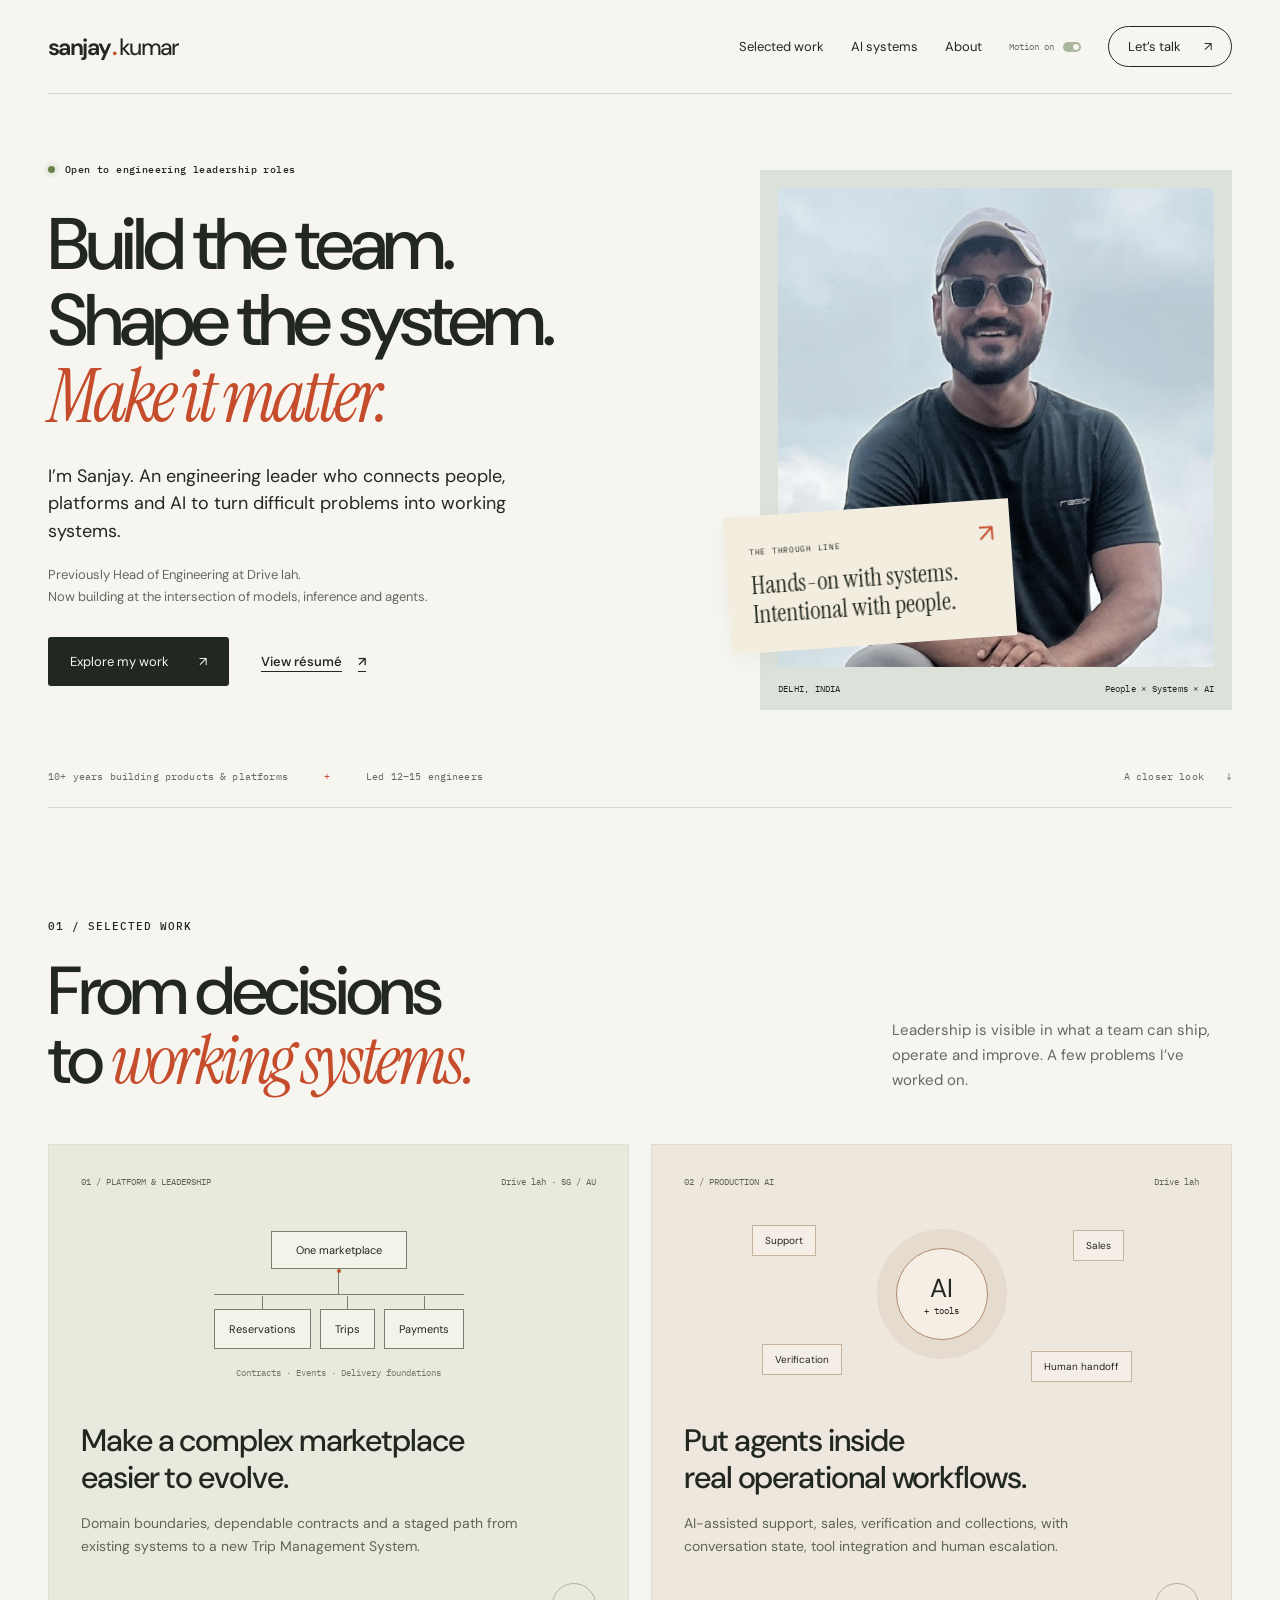
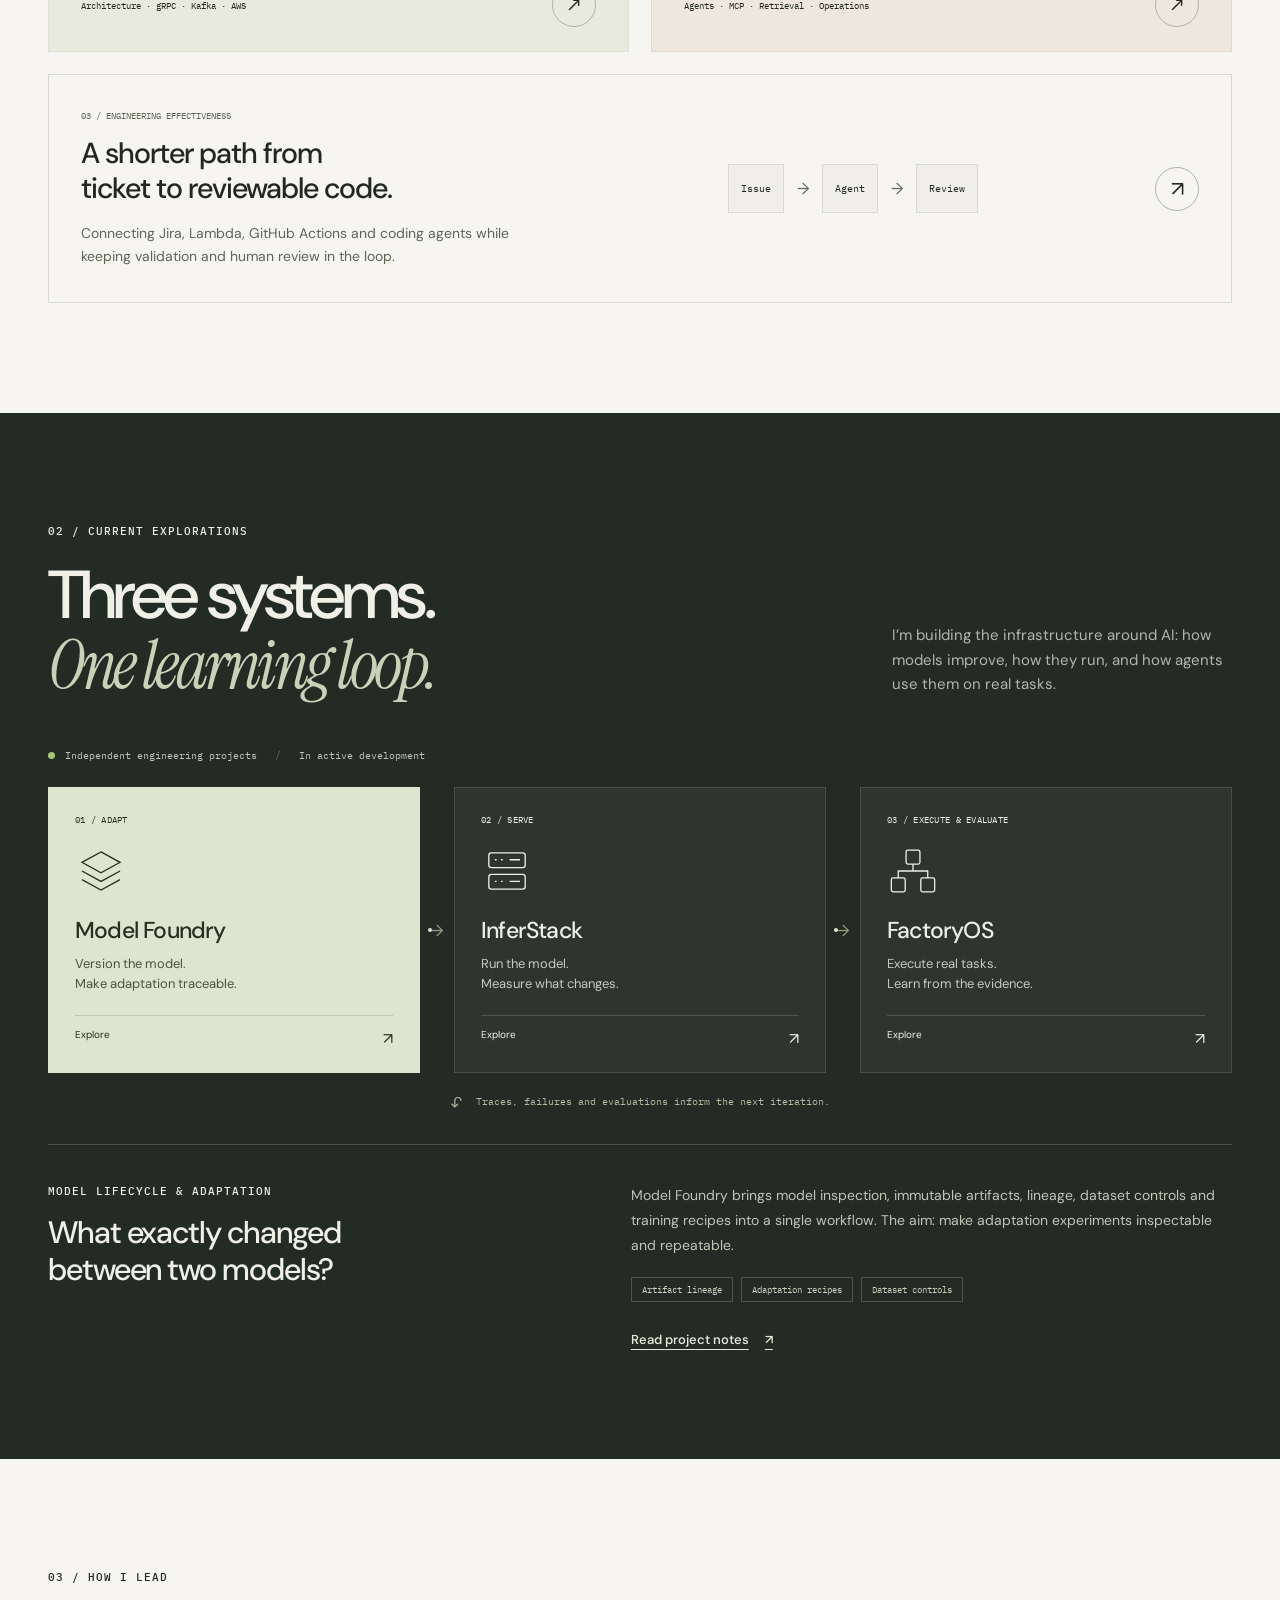
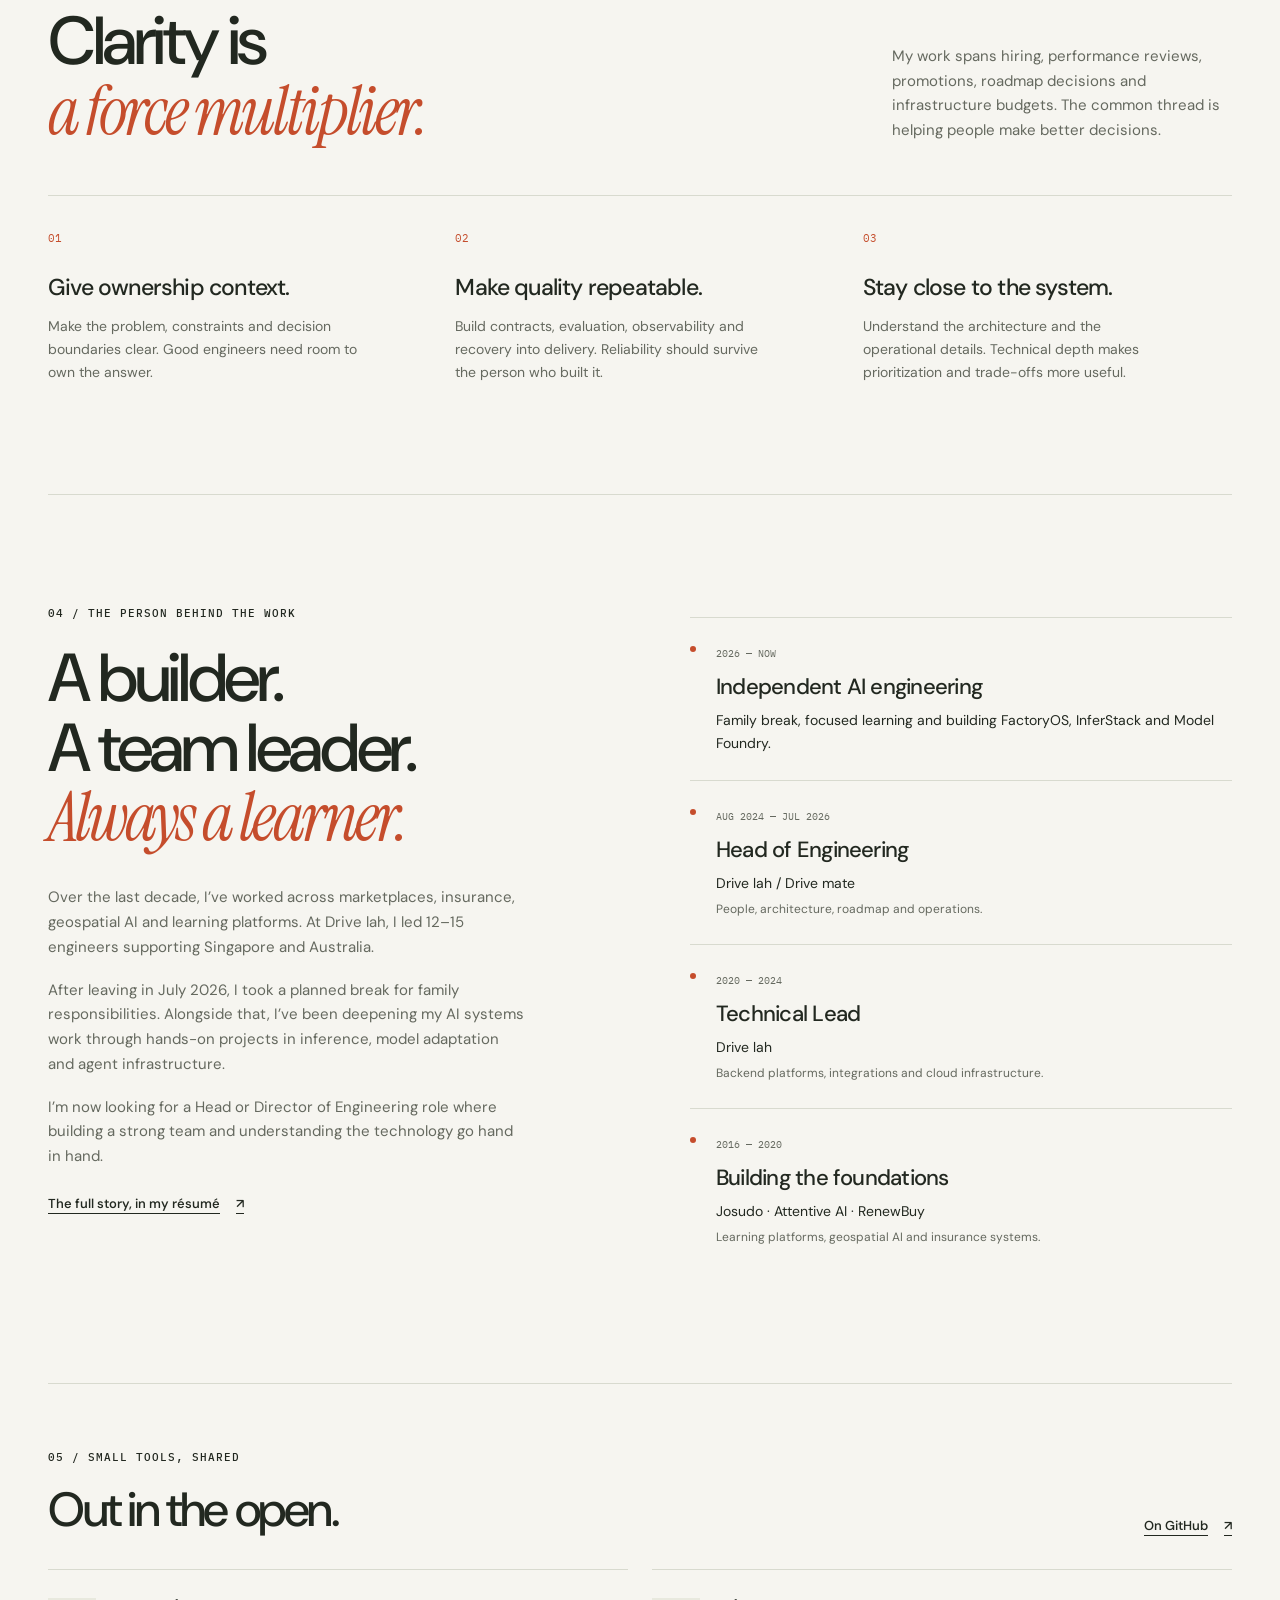
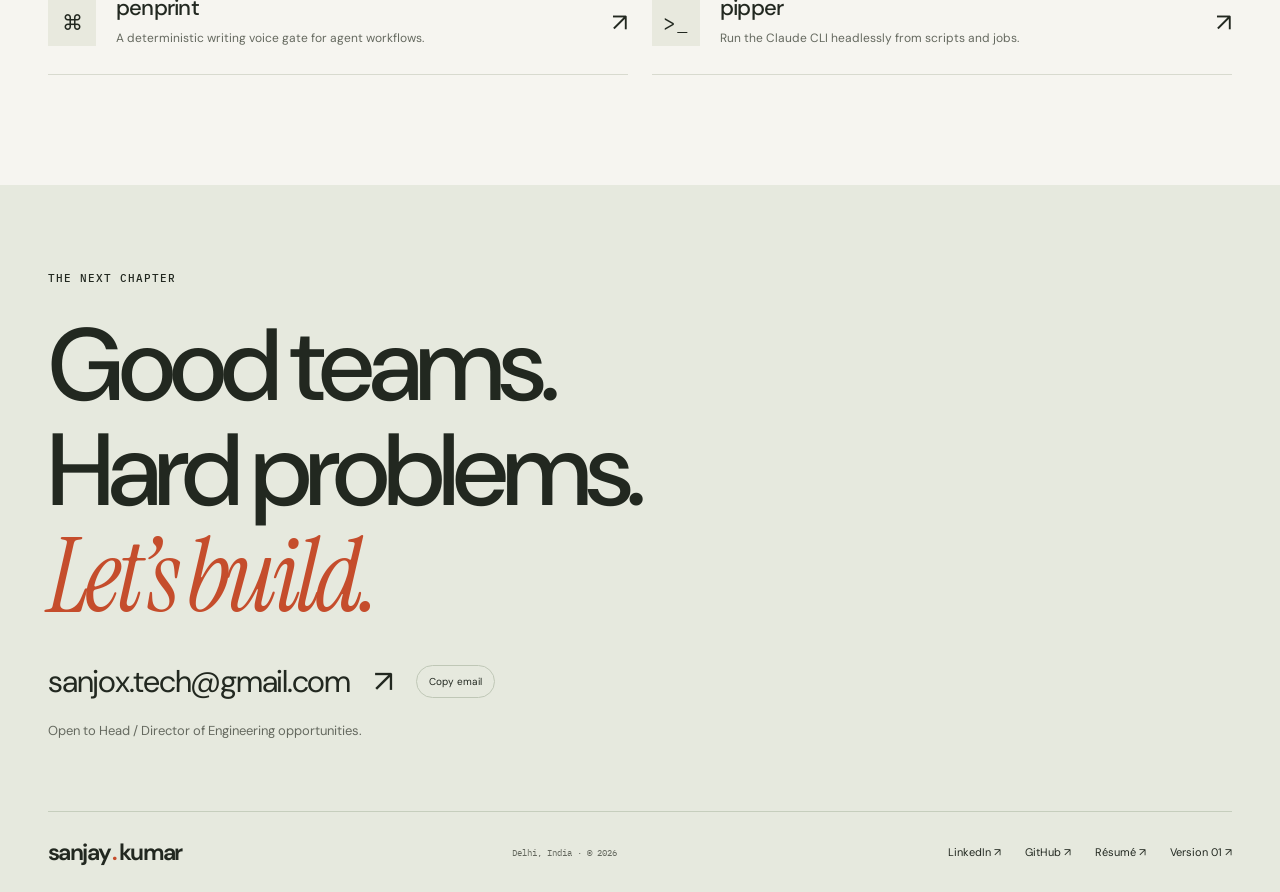
<file: index.html>
<!doctype html>
<html lang="en">
<head>
<meta charset="UTF-8"><meta name="viewport" content="width=device-width, initial-scale=1">
<title>Sanjay Kumar — Engineering Leader & AI Systems Builder</title>
<meta name="description" content="Sanjay Kumar: former Head of Engineering at Drive lah. Building teams, reliable platforms and practical AI systems. Explore leadership work, FactoryOS, InferStack and Model Foundry.">
<meta name="theme-color" content="#f6f5f0"><link rel="canonical" href="https://sanjox.tech/">
<meta property="og:title" content="Sanjay Kumar — Leadership meets deep engineering"><meta property="og:description" content="Engineering leadership, platform architecture and the systems that make AI useful."><meta property="og:type" content="website"><meta property="og:url" content="https://sanjox.tech/"><meta property="og:image" content="https://sanjox.tech/sanjay.jpg">
<link rel="icon" href="assets/favicon.svg" type="image/svg+xml"><link rel="stylesheet" href="styles.css?v=20261114-motion2"><script src="script.js?v=20261114-motion2" defer></script>
</head>
<body>
<a class="skip" href="#main">Skip to content</a>
<div class="reading-progress" aria-hidden="true"><span></span></div><header class="site-header"><a class="brand" href="#" aria-label="Sanjay Kumar home">sanjay<span class="brand-dot">.</span><span class="brand-surname">kumar</span></a><button class="menu-toggle" aria-expanded="false" aria-controls="navigation">Menu <span>+</span></button><nav id="navigation" aria-label="Main navigation"><a href="#work">Selected work</a><a href="#systems">AI systems</a><a href="#about">About</a><button class="motion-toggle" aria-pressed="true" aria-label="Motion effects">Motion <span class="motion-state">on</span><span class="motion-indicator" aria-hidden="true"></span></button><a class="nav-contact" href="#contact">Let’s talk <span aria-hidden="true">↗</span></a></nav></header>
<main id="main">
<section class="hero wrap" aria-labelledby="hero-title">
<div class="hero-copy"><div class="eyebrow availability"><span class="status-dot"></span> Open to engineering leadership roles</div><h1 id="hero-title"><span class="hero-line">Build the team.</span><span class="hero-line">Shape the system.</span><span class="hero-line"><em>Make it matter.</em></span></h1><p class="hero-intro">I’m Sanjay. An engineering leader who connects people, platforms and AI to turn difficult problems into working systems.</p><p class="hero-context">Previously Head of Engineering at Drive lah.<br>Now building at the intersection of models, inference and agents.</p><div class="hero-actions"><a class="button primary" href="#work">Explore my work <span>↗</span></a><a class="text-link" href="assets/Sanjay-Kumar-Resume.pdf" target="_blank" rel="noopener">View résumé <span aria-hidden="true">↗</span></a></div></div>
<figure class="portrait"><img src="sanjay.jpg" alt="Sanjay Kumar outdoors" width="767" height="800" fetchpriority="high"><figcaption><span>DELHI, INDIA</span><span>People × Systems × AI</span></figcaption><div class="portrait-note"><span class="tiny">THE THROUGH LINE</span><p>Hands-on with systems.<br>Intentional with people.</p><span class="note-mark" aria-hidden="true">↗</span></div></figure>
<div class="hero-bottom"><span>10+ years building products & platforms</span><span>Led 12–15 engineers</span><a href="#work">A closer look <span aria-hidden="true">↓</span></a></div>
</section>
<section class="work-section wrap section" id="work" aria-labelledby="work-title"><div class="section-heading"><div><p class="eyebrow">01 / SELECTED WORK</p><h2 id="work-title">From decisions<br>to <em>working systems.</em></h2></div><p>Leadership is visible in what a team can ship, operate and improve. A few problems I’ve worked on.</p></div>
<div class="work-grid">
<article class="work-card feature"><div class="card-meta"><span>01 / PLATFORM & LEADERSHIP</span><span>Drive lah · SG / AU</span></div><div class="mini-architecture" aria-hidden="true"><span class="arch-source">One marketplace</span><span class="arch-line"></span><div class="arch-domains"><span>Reservations</span><span>Trips</span><span>Payments</span></div><div class="arch-foundation">Contracts · Events · Delivery foundations</div></div><h3>Make a complex marketplace<br>easier to evolve.</h3><p>Domain boundaries, dependable contracts and a staged path from existing systems to a new Trip Management System.</p><div class="card-footer"><span>Architecture · gRPC · Kafka · AWS</span><button class="circle-link" data-story="marketplace" aria-label="Read marketplace transformation case study">↗</button></div></article>
<article class="work-card ai-card"><div class="card-meta"><span>02 / PRODUCTION AI</span><span>Drive lah</span></div><div class="agent-visual" aria-hidden="true"><div class="agent-core">AI<span>+ tools</span></div><span class="agent-label a1">Support</span><span class="agent-label a2">Sales</span><span class="agent-label a3">Verification</span><span class="agent-label a4">Human handoff</span></div><h3>Put agents inside<br>real operational workflows.</h3><p>AI-assisted support, sales, verification and collections, with conversation state, tool integration and human escalation.</p><div class="card-footer"><span>Agents · MCP · Retrieval · Operations</span><button class="circle-link" data-story="agents" aria-label="Read production AI workflows case study">↗</button></div></article>
<article class="work-card horizontal"><div><div class="card-meta"><span>03 / ENGINEERING EFFECTIVENESS</span></div><h3>A shorter path from<br>ticket to reviewable code.</h3><p>Connecting Jira, Lambda, GitHub Actions and coding agents while keeping validation and human review in the loop.</p></div><div class="pipeline" aria-hidden="true"><span>Issue</span><b>→</b><span>Agent</span><b>→</b><span>Review</span></div><button class="circle-link" data-story="delivery" aria-label="Read AI engineering delivery case study">↗</button></article>
</div></section>
<section class="systems-section" id="systems" aria-labelledby="systems-title"><div class="wrap section"><div class="section-heading"><div><p class="eyebrow">02 / CURRENT EXPLORATIONS</p><h2 id="systems-title">Three systems.<br><em>One learning loop.</em></h2></div><p>I’m building the infrastructure around AI: how models improve, how they run, and how agents use them on real tasks.</p></div>
<div class="system-status"><span class="status-dot"></span> Independent engineering projects <span class="status-separator">/</span> In active development</div>
<div class="system-map" role="tablist" aria-label="Explore the model systems loop"><button class="system-tab" id="tab-foundry" role="tab" aria-selected="true" aria-controls="system-panel" data-system="foundry"><span class="system-number">01 / ADAPT</span><svg viewBox="0 0 60 60" fill="none" aria-hidden="true"><path d="m30 8 22 12-22 12L8 20 30 8Z M8 30l22 12 22-12 M8 40l22 12 22-12"/></svg><strong>Model Foundry</strong><span>Version the model.<br>Make adaptation traceable.</span><span class="system-select">Explore <b>↗</b></span></button><span class="map-arrow" aria-hidden="true">→</span><button class="system-tab" id="tab-inferstack" role="tab" aria-selected="false" aria-controls="system-panel" tabindex="-1" data-system="inferstack"><span class="system-number">02 / SERVE</span><svg viewBox="0 0 60 60" fill="none" aria-hidden="true"><rect x="9" y="9" width="42" height="17" rx="3"/><rect x="9" y="34" width="42" height="17" rx="3"/><path d="M16 17h2m5 0h2m8 0h12M16 42h2m5 0h2m8 0h12"/></svg><strong>InferStack</strong><span>Run the model.<br>Measure what changes.</span><span class="system-select">Explore <b>↗</b></span></button><span class="map-arrow" aria-hidden="true">→</span><button class="system-tab" id="tab-factoryos" role="tab" aria-selected="false" aria-controls="system-panel" tabindex="-1" data-system="factoryos"><span class="system-number">03 / EXECUTE & EVALUATE</span><svg viewBox="0 0 60 60" fill="none" aria-hidden="true"><rect x="22" y="6" width="16" height="16" rx="2"/><rect x="5" y="38" width="16" height="16" rx="2"/><rect x="39" y="38" width="16" height="16" rx="2"/><path d="M30 22v8H13v8m17-8h17v8"/></svg><strong>FactoryOS</strong><span>Execute real tasks.<br>Learn from the evidence.</span><span class="system-select">Explore <b>↗</b></span></button></div><div class="loop-caption"><span aria-hidden="true">↶</span> Traces, failures and evaluations inform the next iteration.</div>
<div id="system-panel" role="tabpanel" aria-labelledby="tab-foundry" class="system-panel" tabindex="0"><div><p class="eyebrow" id="system-kind">MODEL LIFECYCLE & ADAPTATION</p><h3 id="system-question">What exactly changed<br>between two models?</h3></div><div><p id="system-description">Model Foundry brings model inspection, immutable artifacts, lineage, dataset controls and training recipes into a single workflow. The aim: make adaptation experiments inspectable and repeatable.</p><div class="tag-row" id="system-tags"><span>Artifact lineage</span><span>Adaptation recipes</span><span>Dataset controls</span></div><button class="text-link" id="system-more" data-story="foundry">Read project notes <span>↗</span></button></div></div>
</div></section>
<section class="wrap section leadership" aria-labelledby="leadership-title"><div class="section-heading"><div><p class="eyebrow">03 / HOW I LEAD</p><h2 id="leadership-title">Clarity is<br><em>a force multiplier.</em></h2></div><p>My work spans hiring, performance reviews, promotions, roadmap decisions and infrastructure budgets. The common thread is helping people make better decisions.</p></div><div class="principles"><article><span>01</span><h3>Give ownership context.</h3><p>Make the problem, constraints and decision boundaries clear. Good engineers need room to own the answer.</p></article><article><span>02</span><h3>Make quality repeatable.</h3><p>Build contracts, evaluation, observability and recovery into delivery. Reliability should survive the person who built it.</p></article><article><span>03</span><h3>Stay close to the system.</h3><p>Understand the architecture and the operational details. Technical depth makes prioritization and trade-offs more useful.</p></article></div></section>
<section class="about-section wrap section" id="about" aria-labelledby="about-title"><div class="about-copy"><p class="eyebrow">04 / THE PERSON BEHIND THE WORK</p><h2 id="about-title">A builder.<br>A team leader.<br><em>Always a learner.</em></h2><p>Over the last decade, I’ve worked across marketplaces, insurance, geospatial AI and learning platforms. At Drive lah, I led 12–15 engineers supporting Singapore and Australia.</p><p>After leaving in July 2026, I took a planned break for family responsibilities. Alongside that, I’ve been deepening my AI systems work through hands-on projects in inference, model adaptation and agent infrastructure.</p><p>I’m now looking for a Head or Director of Engineering role where building a strong team and understanding the technology go hand in hand.</p><a class="text-link" href="assets/Sanjay-Kumar-Resume.pdf" target="_blank" rel="noopener">The full story, in my résumé <span>↗</span></a></div><div class="timeline" aria-label="Career timeline"><article><span class="timeline-year">2026 — NOW</span><h3>Independent AI engineering</h3><p>Family break, focused learning and building FactoryOS, InferStack and Model Foundry.</p></article><article><span class="timeline-year">AUG 2024 — JUL 2026</span><h3>Head of Engineering</h3><p>Drive lah / Drive mate</p><small>People, architecture, roadmap and operations.</small></article><article><span class="timeline-year">2020 — 2024</span><h3>Technical Lead</h3><p>Drive lah</p><small>Backend platforms, integrations and cloud infrastructure.</small></article><article><span class="timeline-year">2016 — 2020</span><h3>Building the foundations</h3><p>Josudo · Attentive AI · RenewBuy</p><small>Learning platforms, geospatial AI and insurance systems.</small></article></div></section>
<section class="public-work wrap section" aria-labelledby="public-title"><div class="public-heading"><div><p class="eyebrow">05 / SMALL TOOLS, SHARED</p><h2 id="public-title">Out in the open.</h2></div><a class="text-link" href="https://github.com/sanjoxtech" target="_blank" rel="noopener">On GitHub <span>↗</span></a></div><div class="repo-links"><a href="https://github.com/sanjoxtech/penprint" target="_blank" rel="noopener"><span class="repo-icon" aria-hidden="true">⌘</span><div><h3>penprint</h3><p>A deterministic writing voice gate for agent workflows.</p></div><span aria-hidden="true">↗</span></a><a href="https://github.com/sanjoxtech/pipper" target="_blank" rel="noopener"><span class="repo-icon" aria-hidden="true">&gt;_</span><div><h3>pipper</h3><p>Run the Claude CLI headlessly from scripts and jobs.</p></div><span aria-hidden="true">↗</span></a></div></section>
<section class="contact-section" id="contact"><div class="wrap"><p class="eyebrow">THE NEXT CHAPTER</p><h2>Good teams.<br>Hard problems.<br><em>Let’s build.</em></h2><div class="contact-row"><a class="contact-email" href="mailto:sanjox.tech@gmail.com">sanjox.tech@gmail.com <span>↗</span></a><button class="copy-email" aria-label="Copy email address">Copy email</button><span class="copy-status" role="status"></span></div><p>Open to Head / Director of Engineering opportunities.</p><div class="footer-row"><a class="brand" href="#">sanjay<span class="brand-dot">.</span>kumar</a><span>Delhi, India · © <span id="year">2026</span></span><div><a href="https://www.linkedin.com/in/sanjoxtech/" target="_blank" rel="noopener">LinkedIn ↗</a><a href="https://github.com/sanjoxtech" target="_blank" rel="noopener">GitHub ↗</a><a href="assets/Sanjay-Kumar-Resume.pdf" target="_blank" rel="noopener">Résumé ↗</a><a href="previous/">Version 01 ↗</a></div></div></div></section>
</main>
<dialog id="story-dialog" aria-labelledby="story-title"><div class="dialog-top"><span class="eyebrow" id="story-context"></span><button id="close-story" aria-label="Close case study">Close <span>×</span></button></div><div class="dialog-body"><h2 id="story-title"></h2><p class="story-lead" id="story-lead"></p><div id="story-content"></div><a class="text-link" href="mailto:sanjox.tech@gmail.com">Ask me about this work <span>↗</span></a></div></dialog>
</body></html>
</file>
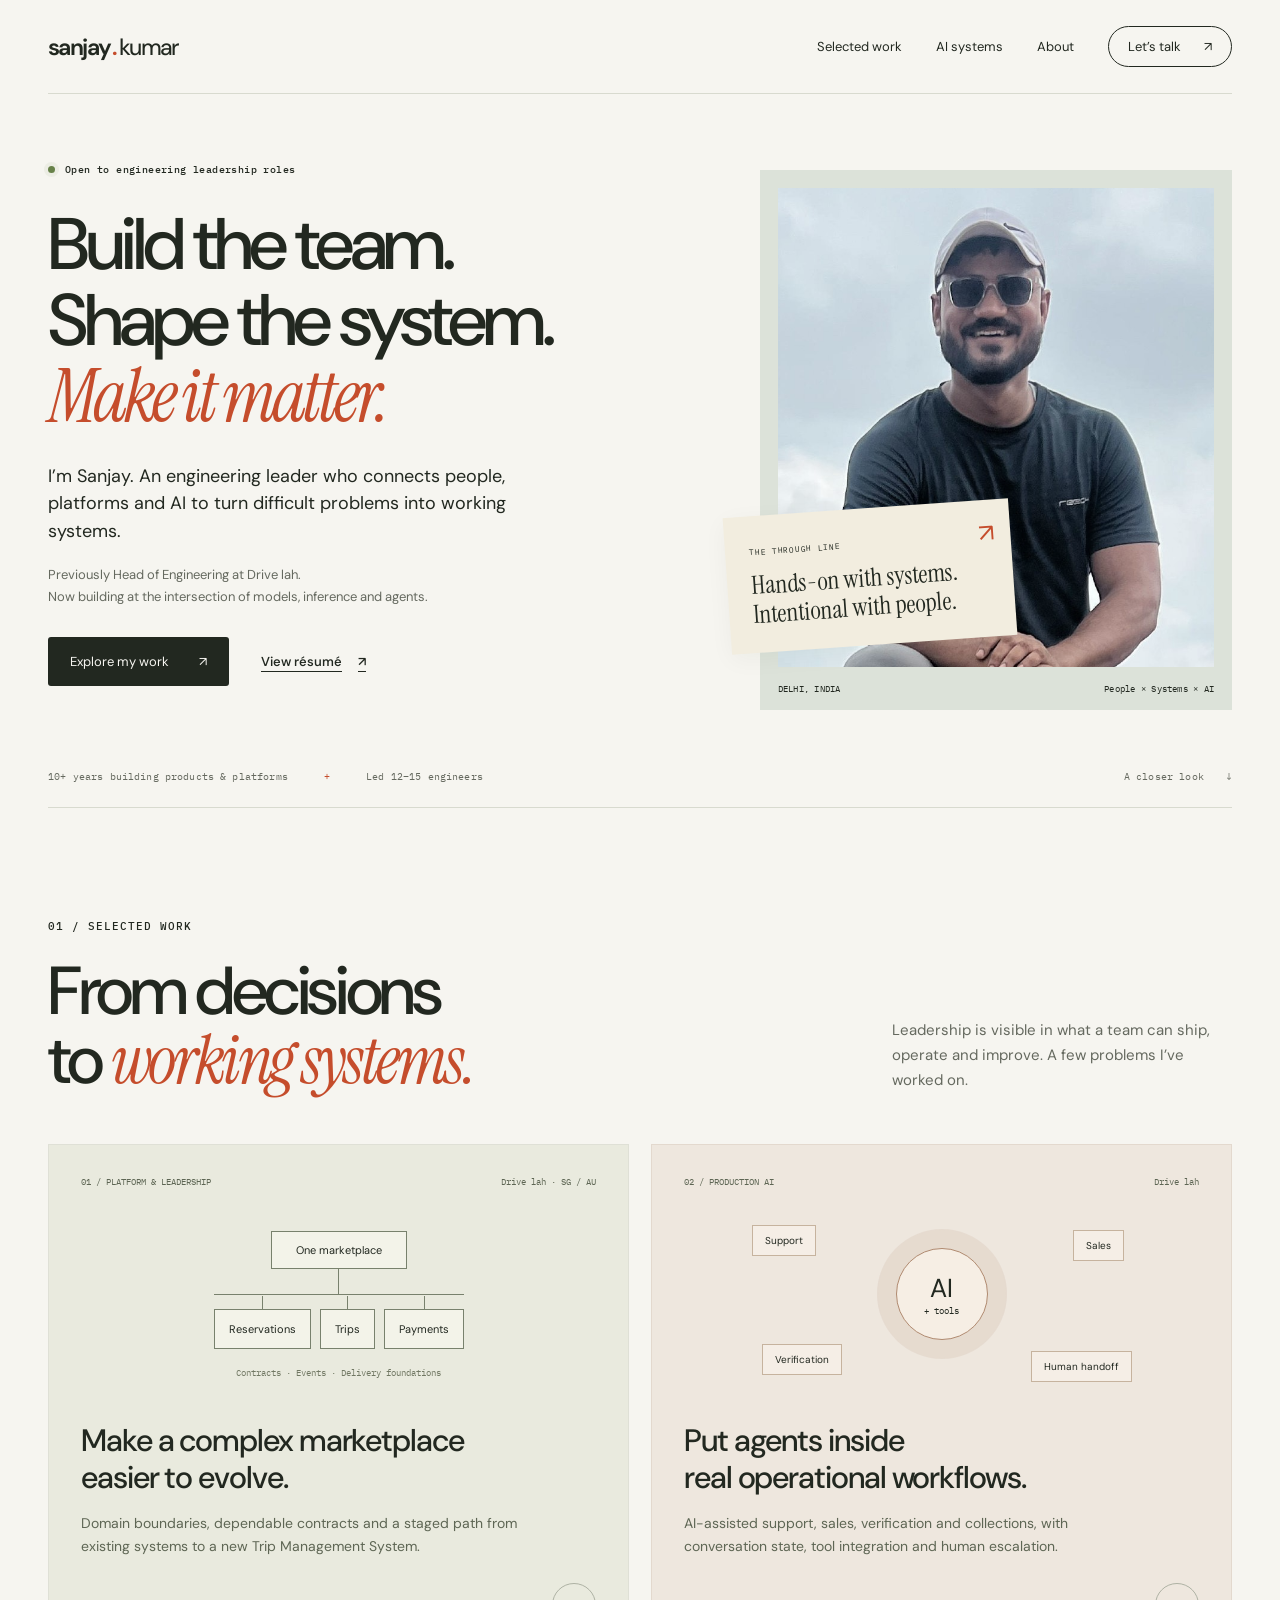
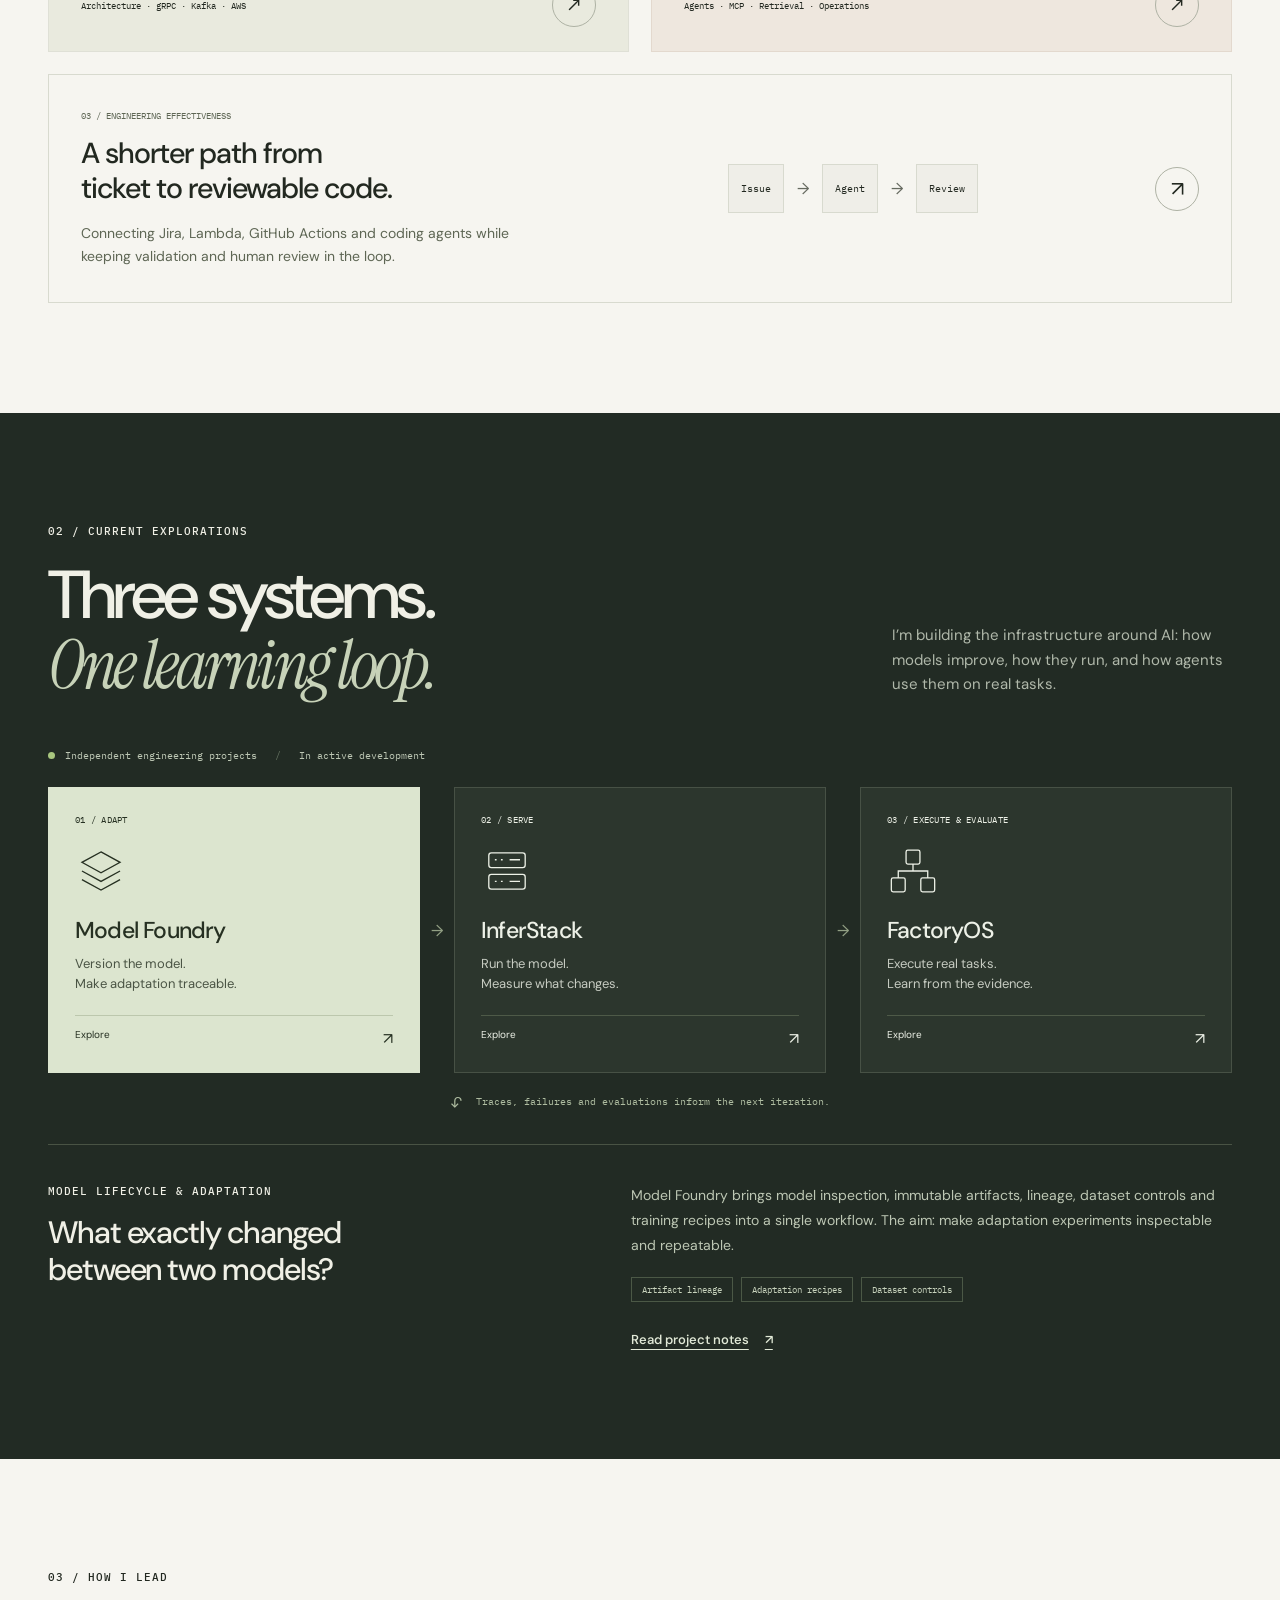
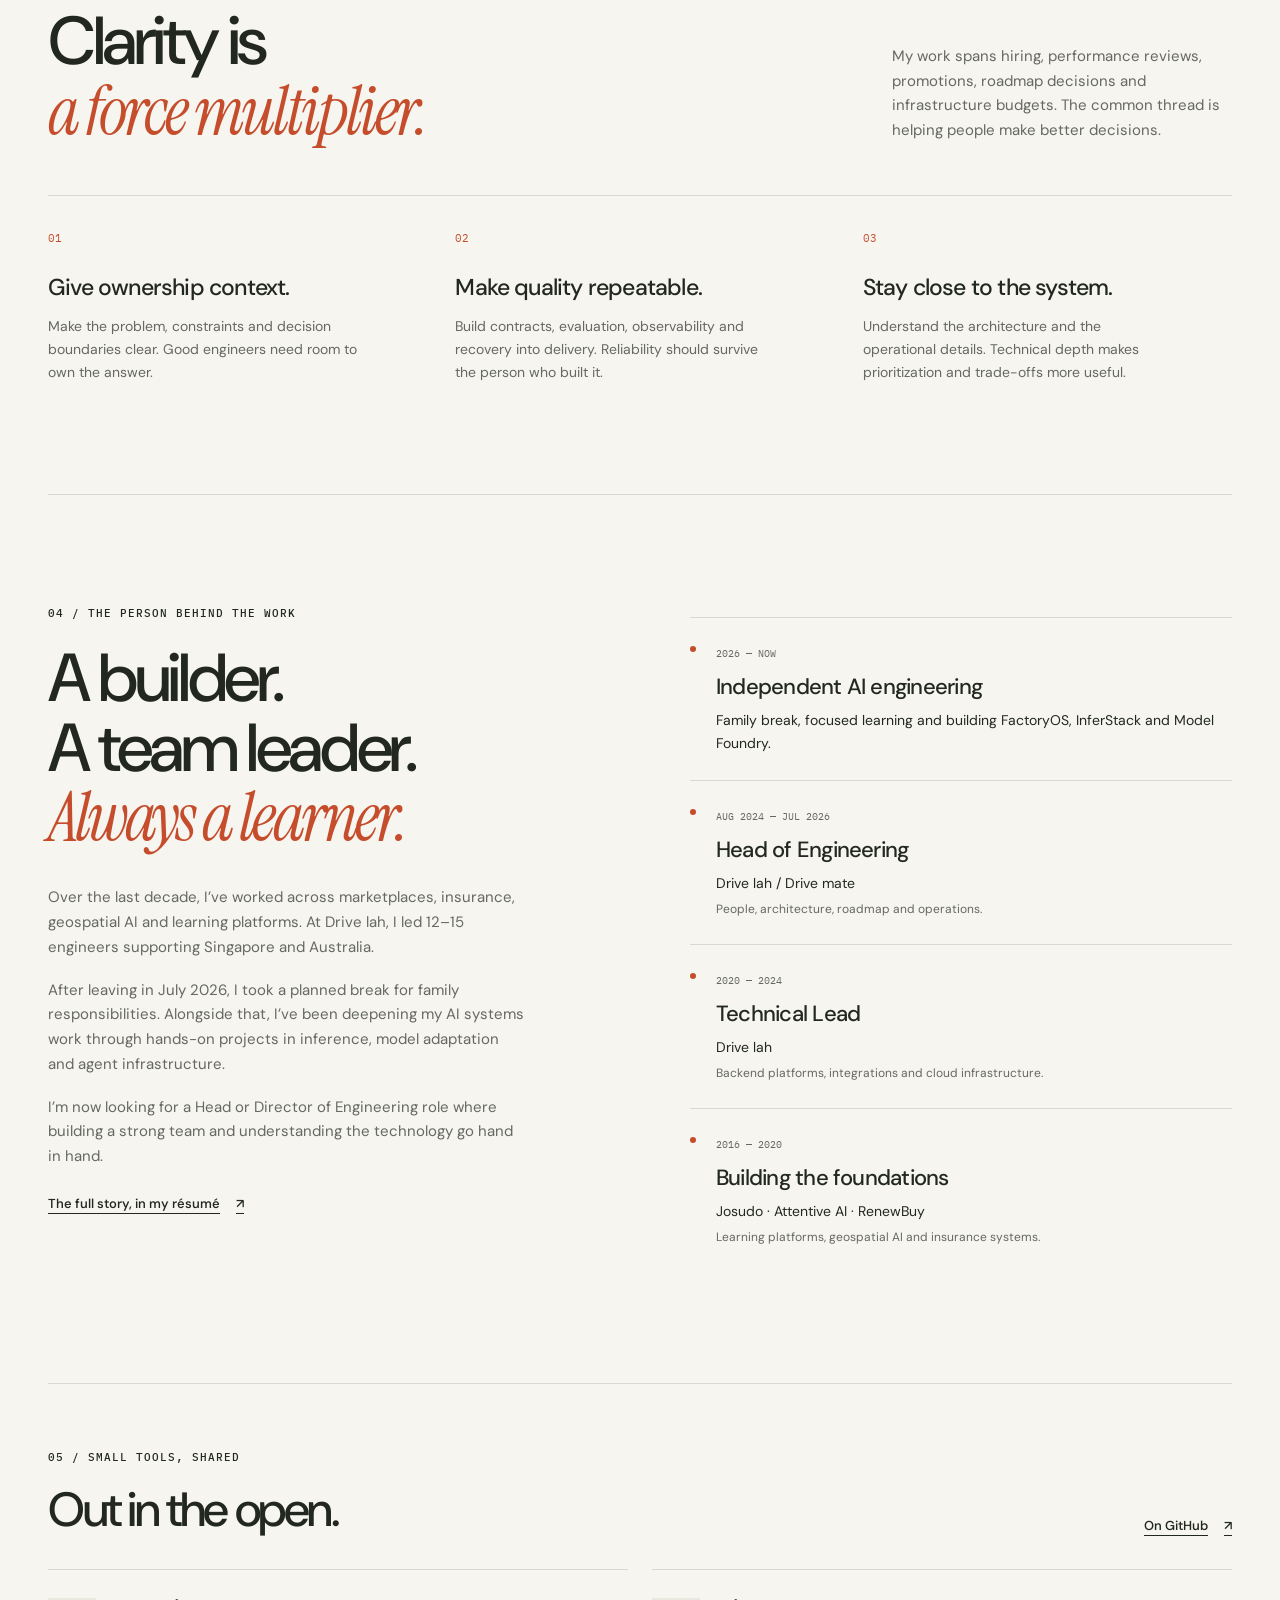
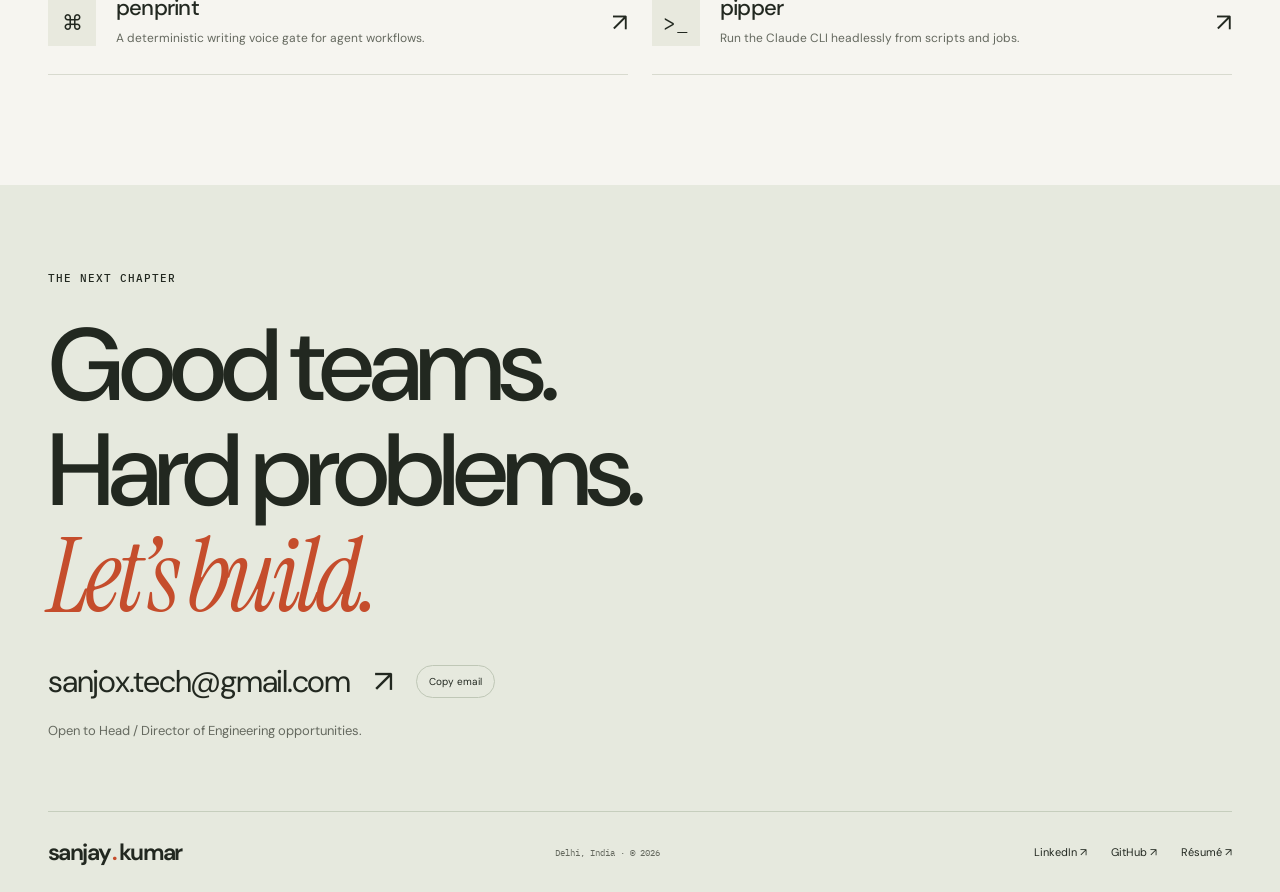
<file: previous/index.html>
<!doctype html>
<html lang="en">
<head>
<meta charset="UTF-8"><meta name="robots" content="noindex"><meta name="viewport" content="width=device-width, initial-scale=1">
<title>Sanjay Kumar — Engineering Leader & AI Systems Builder</title>
<meta name="description" content="Sanjay Kumar: former Head of Engineering at Drive lah. Building teams, reliable platforms and practical AI systems. Explore leadership work, FactoryOS, InferStack and Model Foundry.">
<meta name="theme-color" content="#f6f5f0"><link rel="canonical" href="https://sanjox.tech/">
<meta property="og:title" content="Sanjay Kumar — Leadership meets deep engineering"><meta property="og:description" content="Engineering leadership, platform architecture and the systems that make AI useful."><meta property="og:type" content="website"><meta property="og:url" content="https://sanjox.tech/"><meta property="og:image" content="https://sanjox.tech/sanjay.jpg">
<link rel="icon" href="assets/favicon.svg" type="image/svg+xml"><link rel="stylesheet" href="styles.css?v=20261114"><script src="script.js?v=20261114" defer></script>
</head>
<body>
<a class="skip" href="#main">Skip to content</a>
<header class="site-header"><a class="brand" href="#" aria-label="Sanjay Kumar home">sanjay<span class="brand-dot">.</span><span class="brand-surname">kumar</span></a><button class="menu-toggle" aria-expanded="false" aria-controls="navigation">Menu <span>+</span></button><nav id="navigation" aria-label="Main navigation"><a href="#work">Selected work</a><a href="#systems">AI systems</a><a href="#about">About</a><a class="nav-contact" href="#contact">Let’s talk <span aria-hidden="true">↗</span></a></nav></header>
<main id="main">
<section class="hero wrap" aria-labelledby="hero-title">
<div class="hero-copy"><div class="eyebrow availability"><span class="status-dot"></span> Open to engineering leadership roles</div><h1 id="hero-title">Build the team.<br>Shape the system.<br><em>Make it matter.</em></h1><p class="hero-intro">I’m Sanjay. An engineering leader who connects people, platforms and AI to turn difficult problems into working systems.</p><p class="hero-context">Previously Head of Engineering at Drive lah.<br>Now building at the intersection of models, inference and agents.</p><div class="hero-actions"><a class="button primary" href="#work">Explore my work <span>↗</span></a><a class="text-link" href="assets/Sanjay-Kumar-Resume.pdf" target="_blank" rel="noopener">View résumé <span aria-hidden="true">↗</span></a></div></div>
<figure class="portrait"><img src="sanjay.jpg" alt="Sanjay Kumar outdoors" width="767" height="800" fetchpriority="high"><figcaption><span>DELHI, INDIA</span><span>People × Systems × AI</span></figcaption><div class="portrait-note"><span class="tiny">THE THROUGH LINE</span><p>Hands-on with systems.<br>Intentional with people.</p><span class="note-mark" aria-hidden="true">↗</span></div></figure>
<div class="hero-bottom"><span>10+ years building products & platforms</span><span>Led 12–15 engineers</span><a href="#work">A closer look <span aria-hidden="true">↓</span></a></div>
</section>
<section class="work-section wrap section" id="work" aria-labelledby="work-title"><div class="section-heading"><div><p class="eyebrow">01 / SELECTED WORK</p><h2 id="work-title">From decisions<br>to <em>working systems.</em></h2></div><p>Leadership is visible in what a team can ship, operate and improve. A few problems I’ve worked on.</p></div>
<div class="work-grid">
<article class="work-card feature"><div class="card-meta"><span>01 / PLATFORM & LEADERSHIP</span><span>Drive lah · SG / AU</span></div><div class="mini-architecture" aria-hidden="true"><span class="arch-source">One marketplace</span><span class="arch-line"></span><div class="arch-domains"><span>Reservations</span><span>Trips</span><span>Payments</span></div><div class="arch-foundation">Contracts · Events · Delivery foundations</div></div><h3>Make a complex marketplace<br>easier to evolve.</h3><p>Domain boundaries, dependable contracts and a staged path from existing systems to a new Trip Management System.</p><div class="card-footer"><span>Architecture · gRPC · Kafka · AWS</span><button class="circle-link" data-story="marketplace" aria-label="Read marketplace transformation case study">↗</button></div></article>
<article class="work-card ai-card"><div class="card-meta"><span>02 / PRODUCTION AI</span><span>Drive lah</span></div><div class="agent-visual" aria-hidden="true"><div class="agent-core">AI<span>+ tools</span></div><span class="agent-label a1">Support</span><span class="agent-label a2">Sales</span><span class="agent-label a3">Verification</span><span class="agent-label a4">Human handoff</span></div><h3>Put agents inside<br>real operational workflows.</h3><p>AI-assisted support, sales, verification and collections, with conversation state, tool integration and human escalation.</p><div class="card-footer"><span>Agents · MCP · Retrieval · Operations</span><button class="circle-link" data-story="agents" aria-label="Read production AI workflows case study">↗</button></div></article>
<article class="work-card horizontal"><div><div class="card-meta"><span>03 / ENGINEERING EFFECTIVENESS</span></div><h3>A shorter path from<br>ticket to reviewable code.</h3><p>Connecting Jira, Lambda, GitHub Actions and coding agents while keeping validation and human review in the loop.</p></div><div class="pipeline" aria-hidden="true"><span>Issue</span><b>→</b><span>Agent</span><b>→</b><span>Review</span></div><button class="circle-link" data-story="delivery" aria-label="Read AI engineering delivery case study">↗</button></article>
</div></section>
<section class="systems-section" id="systems" aria-labelledby="systems-title"><div class="wrap section"><div class="section-heading"><div><p class="eyebrow">02 / CURRENT EXPLORATIONS</p><h2 id="systems-title">Three systems.<br><em>One learning loop.</em></h2></div><p>I’m building the infrastructure around AI: how models improve, how they run, and how agents use them on real tasks.</p></div>
<div class="system-status"><span class="status-dot"></span> Independent engineering projects <span class="status-separator">/</span> In active development</div>
<div class="system-map" role="tablist" aria-label="Explore the model systems loop"><button class="system-tab" id="tab-foundry" role="tab" aria-selected="true" aria-controls="system-panel" data-system="foundry"><span class="system-number">01 / ADAPT</span><svg viewBox="0 0 60 60" fill="none" aria-hidden="true"><path d="m30 8 22 12-22 12L8 20 30 8Z M8 30l22 12 22-12 M8 40l22 12 22-12"/></svg><strong>Model Foundry</strong><span>Version the model.<br>Make adaptation traceable.</span><span class="system-select">Explore <b>↗</b></span></button><span class="map-arrow" aria-hidden="true">→</span><button class="system-tab" id="tab-inferstack" role="tab" aria-selected="false" aria-controls="system-panel" tabindex="-1" data-system="inferstack"><span class="system-number">02 / SERVE</span><svg viewBox="0 0 60 60" fill="none" aria-hidden="true"><rect x="9" y="9" width="42" height="17" rx="3"/><rect x="9" y="34" width="42" height="17" rx="3"/><path d="M16 17h2m5 0h2m8 0h12M16 42h2m5 0h2m8 0h12"/></svg><strong>InferStack</strong><span>Run the model.<br>Measure what changes.</span><span class="system-select">Explore <b>↗</b></span></button><span class="map-arrow" aria-hidden="true">→</span><button class="system-tab" id="tab-factoryos" role="tab" aria-selected="false" aria-controls="system-panel" tabindex="-1" data-system="factoryos"><span class="system-number">03 / EXECUTE & EVALUATE</span><svg viewBox="0 0 60 60" fill="none" aria-hidden="true"><rect x="22" y="6" width="16" height="16" rx="2"/><rect x="5" y="38" width="16" height="16" rx="2"/><rect x="39" y="38" width="16" height="16" rx="2"/><path d="M30 22v8H13v8m17-8h17v8"/></svg><strong>FactoryOS</strong><span>Execute real tasks.<br>Learn from the evidence.</span><span class="system-select">Explore <b>↗</b></span></button></div><div class="loop-caption"><span aria-hidden="true">↶</span> Traces, failures and evaluations inform the next iteration.</div>
<div id="system-panel" role="tabpanel" aria-labelledby="tab-foundry" class="system-panel" tabindex="0"><div><p class="eyebrow" id="system-kind">MODEL LIFECYCLE & ADAPTATION</p><h3 id="system-question">What exactly changed<br>between two models?</h3></div><div><p id="system-description">Model Foundry brings model inspection, immutable artifacts, lineage, dataset controls and training recipes into a single workflow. The aim: make adaptation experiments inspectable and repeatable.</p><div class="tag-row" id="system-tags"><span>Artifact lineage</span><span>Adaptation recipes</span><span>Dataset controls</span></div><button class="text-link" id="system-more" data-story="foundry">Read project notes <span>↗</span></button></div></div>
</div></section>
<section class="wrap section leadership" aria-labelledby="leadership-title"><div class="section-heading"><div><p class="eyebrow">03 / HOW I LEAD</p><h2 id="leadership-title">Clarity is<br><em>a force multiplier.</em></h2></div><p>My work spans hiring, performance reviews, promotions, roadmap decisions and infrastructure budgets. The common thread is helping people make better decisions.</p></div><div class="principles"><article><span>01</span><h3>Give ownership context.</h3><p>Make the problem, constraints and decision boundaries clear. Good engineers need room to own the answer.</p></article><article><span>02</span><h3>Make quality repeatable.</h3><p>Build contracts, evaluation, observability and recovery into delivery. Reliability should survive the person who built it.</p></article><article><span>03</span><h3>Stay close to the system.</h3><p>Understand the architecture and the operational details. Technical depth makes prioritization and trade-offs more useful.</p></article></div></section>
<section class="about-section wrap section" id="about" aria-labelledby="about-title"><div class="about-copy"><p class="eyebrow">04 / THE PERSON BEHIND THE WORK</p><h2 id="about-title">A builder.<br>A team leader.<br><em>Always a learner.</em></h2><p>Over the last decade, I’ve worked across marketplaces, insurance, geospatial AI and learning platforms. At Drive lah, I led 12–15 engineers supporting Singapore and Australia.</p><p>After leaving in July 2026, I took a planned break for family responsibilities. Alongside that, I’ve been deepening my AI systems work through hands-on projects in inference, model adaptation and agent infrastructure.</p><p>I’m now looking for a Head or Director of Engineering role where building a strong team and understanding the technology go hand in hand.</p><a class="text-link" href="assets/Sanjay-Kumar-Resume.pdf" target="_blank" rel="noopener">The full story, in my résumé <span>↗</span></a></div><div class="timeline" aria-label="Career timeline"><article><span class="timeline-year">2026 — NOW</span><h3>Independent AI engineering</h3><p>Family break, focused learning and building FactoryOS, InferStack and Model Foundry.</p></article><article><span class="timeline-year">AUG 2024 — JUL 2026</span><h3>Head of Engineering</h3><p>Drive lah / Drive mate</p><small>People, architecture, roadmap and operations.</small></article><article><span class="timeline-year">2020 — 2024</span><h3>Technical Lead</h3><p>Drive lah</p><small>Backend platforms, integrations and cloud infrastructure.</small></article><article><span class="timeline-year">2016 — 2020</span><h3>Building the foundations</h3><p>Josudo · Attentive AI · RenewBuy</p><small>Learning platforms, geospatial AI and insurance systems.</small></article></div></section>
<section class="public-work wrap section" aria-labelledby="public-title"><div class="public-heading"><div><p class="eyebrow">05 / SMALL TOOLS, SHARED</p><h2 id="public-title">Out in the open.</h2></div><a class="text-link" href="https://github.com/sanjoxtech" target="_blank" rel="noopener">On GitHub <span>↗</span></a></div><div class="repo-links"><a href="https://github.com/sanjoxtech/penprint" target="_blank" rel="noopener"><span class="repo-icon" aria-hidden="true">⌘</span><div><h3>penprint</h3><p>A deterministic writing voice gate for agent workflows.</p></div><span aria-hidden="true">↗</span></a><a href="https://github.com/sanjoxtech/pipper" target="_blank" rel="noopener"><span class="repo-icon" aria-hidden="true">&gt;_</span><div><h3>pipper</h3><p>Run the Claude CLI headlessly from scripts and jobs.</p></div><span aria-hidden="true">↗</span></a></div></section>
<section class="contact-section" id="contact"><div class="wrap"><p class="eyebrow">THE NEXT CHAPTER</p><h2>Good teams.<br>Hard problems.<br><em>Let’s build.</em></h2><div class="contact-row"><a class="contact-email" href="mailto:sanjox.tech@gmail.com">sanjox.tech@gmail.com <span>↗</span></a><button class="copy-email" aria-label="Copy email address">Copy email</button><span class="copy-status" role="status"></span></div><p>Open to Head / Director of Engineering opportunities.</p><div class="footer-row"><a class="brand" href="#">sanjay<span class="brand-dot">.</span>kumar</a><span>Delhi, India · © <span id="year">2026</span></span><div><a href="https://www.linkedin.com/in/sanjoxtech/" target="_blank" rel="noopener">LinkedIn ↗</a><a href="https://github.com/sanjoxtech" target="_blank" rel="noopener">GitHub ↗</a><a href="assets/Sanjay-Kumar-Resume.pdf" target="_blank" rel="noopener">Résumé ↗</a></div></div></div></section>
</main>
<dialog id="story-dialog" aria-labelledby="story-title"><div class="dialog-top"><span class="eyebrow" id="story-context"></span><button id="close-story" aria-label="Close case study">Close <span>×</span></button></div><div class="dialog-body"><h2 id="story-title"></h2><p class="story-lead" id="story-lead"></p><div id="story-content"></div><a class="text-link" href="mailto:sanjox.tech@gmail.com">Ask me about this work <span>↗</span></a></div></dialog>
</body></html>
</file>
<file: styles.css>
@import url('https://fonts.googleapis.com/css2?family=DM+Sans:wght@400;450;500;550;600;650;700&family=IBM+Plex+Mono:wght@400;500&family=Instrument+Serif:ital@0;1&display=swap');
:root{--paper:#f6f5f0;--ink:#222820;--muted:#65695f;--line:#d8dacf;--accent:#c54d2c;--green:#e1e7d8;--mono:'IBM Plex Mono',monospace;--sans:'DM Sans',Arial,sans-serif;--serif:'Instrument Serif',Georgia,serif}
*{box-sizing:border-box}
html{scroll-behavior:smooth;scroll-padding-top:85px}
body{margin:0;background:var(--paper);color:var(--ink);font-family:var(--sans);font-size:16px;-webkit-font-smoothing:antialiased}
button,a{-webkit-tap-highlight-color:transparent}
a{color:inherit;text-decoration:none}
button{font:inherit;color:inherit;cursor:pointer}
button:disabled{cursor:default}
button,a{touch-action:manipulation}
button:focus-visible,a:focus-visible,[tabindex]:focus-visible{outline:3px solid var(--accent);outline-offset:5px}
button{border:0}
p{line-height:1.65}
h1,h2,h3,p,figure{margin:0}
h1,h2,h3{font-weight:500}
h1,h2{letter-spacing:-.05em;line-height:1.03}
h2{font-size:clamp(44px,5.3vw,72px)}
h3{letter-spacing:-.035em;line-height:1.22}
em{font-family:var(--serif);font-weight:400;color:var(--accent)}
.wrap{width:min(1240px,calc(100% - 96px));margin-inline:auto}
.section{padding-block:110px}
.eyebrow{font-family:var(--mono);font-size:11px;font-weight:500;letter-spacing:.09em;line-height:1.5}
.site-header{height:94px;display:flex;align-items:center;justify-content:space-between;width:min(1376px,calc(100% - 96px));margin:auto;border-bottom:1px solid var(--line)}
.brand{font-weight:650;font-size:23px;letter-spacing:-.07em}
.brand-dot{color:var(--accent);margin:0 2px}
.brand-surname{font-weight:450}
.site-header nav{display:flex;align-items:center;gap:34px;font-size:13px}
.site-header nav a{padding-block:10px}
.site-header nav a:hover,.text-link:hover,.footer-row a:hover{color:var(--accent)}
.nav-contact{border:1px solid var(--ink);border-radius:100px;padding:11px 19px!important}
.nav-contact span{margin-left:20px}
.menu-toggle{display:none}
.skip{position:absolute;z-index:10;top:-100px;padding:12px;background:var(--ink);color:white}
.skip:focus{top:0}
.hero{display:grid;grid-template-columns:1.38fr 1fr;gap:36px 60px;padding-top:68px}
.availability{display:flex;align-items:center;gap:10px;font-size:10px;letter-spacing:.04em}
.status-dot{height:7px;width:7px;border-radius:50%;background:#678149;display:inline-block;flex-shrink:0;box-shadow:0 0 0 4px #67814912}
.hero h1{font-size:clamp(54px,5.7vw,82px);margin-top:30px;line-height:1.04;letter-spacing:-.055em}
.hero-intro{max-width:470px;font-size:18px;line-height:1.55;margin-top:28px}
.hero-context{font-size:13px;color:var(--muted);margin-top:18px;line-height:1.7}
.hero-actions{display:flex;align-items:center;gap:32px;margin-top:29px}
.button{display:inline-flex;align-items:center;gap:30px;font-size:13px;border-radius:3px;padding:16px 22px}
.primary{background:var(--ink);color:var(--paper);transition:background .2s}
.primary:hover{background:var(--accent)}
.text-link{display:inline-flex;align-items:center;gap:16px;font-size:13px;font-weight:550;text-decoration:underline;text-underline-offset:5px}
.portrait{position:relative;margin-top:8px;align-self:stretch;background:#dce2d9;padding:18px 18px 0;display:flex;flex-direction:column;min-height:540px}
.portrait img{width:100%;height:100%;max-height:515px;min-height:400px;object-fit:cover;object-position:center 36%;filter:saturate(.65);display:block}
.portrait figcaption{display:flex;justify-content:space-between;padding:16px 0;font-family:var(--mono);font-size:9px;letter-spacing:.025em}
.portrait-note{position:absolute;left:-33px;bottom:66px;background:#f2eddf;padding:23px 55px 23px 24px;box-shadow:0 6px 24px #20251a0b;transform:rotate(-4deg)}
.tiny{font-family:var(--mono);font-size:8px;letter-spacing:.09em}
.portrait-note p{font-family:var(--serif);font-size:25px;line-height:1.15;margin-top:12px}
.note-mark{position:absolute;right:16px;top:17px;color:var(--accent);font-size:25px}
.hero-bottom{grid-column:1/-1;display:flex;align-items:center;gap:36px;border-bottom:1px solid var(--line);padding:24px 0;font-family:var(--mono);font-size:10px;color:var(--muted);letter-spacing:.015em}
.hero-bottom>span+span:before{content:'+';color:var(--accent);margin-right:36px}
.hero-bottom>a{margin-left:auto;display:flex;gap:22px}
.section-heading{display:flex;align-items:flex-end;justify-content:space-between;gap:55px;margin-bottom:48px}
.section-heading .eyebrow{margin-bottom:22px}
.section-heading>p{max-width:340px;color:var(--muted);font-size:15px;padding-bottom:4px}
.work-grid{display:grid;grid-template-columns:1fr 1fr;gap:22px}
.work-card{padding:30px 32px 24px;background:#e9eade;border:1px solid #dfe0d6;display:flex;flex-direction:column;transition:transform .2s}
.work-card:hover{transform:translateY(-3px)}
.card-meta{display:flex;justify-content:space-between;gap:12px;font-family:var(--mono);font-size:9px;line-height:1.6;color:#5e6654}
.card-meta>span:last-child:not(:first-child){white-space:nowrap}
.work-card h3{font-size:31px;margin-top:12px}
.work-card>p,.horizontal>div>p{font-size:14px;color:#5e6654;max-width:470px;margin-top:15px}
.card-footer{margin-top:auto;padding-top:25px;display:flex;align-items:center;justify-content:space-between;gap:20px;font-family:var(--mono);font-size:9px}
.circle-link{width:44px;height:44px;border:1px solid #aeb2a4;border-radius:50%;background:transparent;flex-shrink:0;font-size:21px;display:grid;place-items:center;transition:background .2s,color .2s}
.circle-link:hover{background:var(--ink);color:var(--paper);border-color:var(--ink)}
.mini-architecture{height:220px;padding:30px 20px 20px;display:grid;justify-items:center;align-content:center;font-size:11px}
.arch-source{padding:11px 24px;border:1px solid #78816d;background:#f3f3e9}
.arch-line{height:25px;border-left:1px solid #78816d}
.arch-domains{display:flex;gap:9px;border-top:1px solid #78816d;padding-top:14px}
.arch-domains span{border:1px solid #78816d;padding:12px 14px;background:#f3f3e9;position:relative}
.arch-domains span:before{content:'';height:14px;position:absolute;bottom:100%;left:50%;border-left:1px solid #78816d}
.arch-foundation{font-family:var(--mono);font-size:9px;margin-top:18px;color:#717863}
.ai-card{background:#eee7de;border-color:#e3d9ce}
.agent-visual{height:220px;position:relative;width:100%;max-width:380px;margin:auto}
.agent-core{position:absolute;top:58px;left:calc(50% - 46px);width:92px;height:92px;border:1px solid #b08a70;border-radius:50%;display:flex;align-items:center;justify-content:center;flex-direction:column;background:#f6eee4;font-size:26px;box-shadow:0 0 0 18px #e4d8c830,0 0 0 19px #b08a7020}
.agent-core span{font-family:var(--mono);font-size:9px}
.agent-label{position:absolute;font-size:10px;padding:8px 12px;border:1px solid #c6b39e;background:#f5eee6}
.a1{left:0;top:35px}
.a2{right:8px;top:40px}
.a3{bottom:35px;left:10px}
.a4{bottom:28px;right:0}
.horizontal{grid-column:1/-1;background:transparent;border-color:var(--line);flex-direction:row;align-items:center;gap:35px;padding-block:34px}
.horizontal h3{font-size:29px}
.horizontal .circle-link{margin-left:auto}
.horizontal .pipeline{display:flex;align-items:center;gap:13px;margin-left:auto;flex-shrink:0}
.pipeline span{font-family:var(--mono);font-size:10px;border:1px solid var(--line);padding:17px 12px;background:#efeee8}
.pipeline b{font-weight:400;color:var(--muted)}
.systems-section{background:#222b24;color:#f0f0e6}
.systems-section em{color:#c7d2b8}
.systems-section .section-heading>p{color:#b0b8aa}
.system-status{font-family:var(--mono);font-size:10px;color:#bdc7b4;display:flex;align-items:center;gap:10px;margin-bottom:25px}
.status-separator{margin-inline:8px;color:#647260}
.systems-section .status-dot{background:#a8c67e;box-shadow:none}
.system-map{display:grid;grid-template-columns:1fr 34px 1fr 34px 1fr;align-items:center}
.system-tab{position:relative;text-align:left;display:flex;flex-direction:column;align-items:flex-start;background:#2c362d;border:1px solid #475145;padding:26px 26px 20px;min-height:286px;color:#edf1e7;transition:background .2s,border-color .2s}
.system-tab[aria-selected=true]{background:#dce5cf;color:#263022;border-color:#dce5cf}
.system-tab:hover{border-color:#b4c49f}
.system-number{font-family:var(--mono);font-size:9px;letter-spacing:.03em}
.system-tab svg{width:52px;height:52px;stroke:currentColor;stroke-width:1.5;margin-top:20px}
.system-tab strong{font-size:23px;font-weight:500;letter-spacing:-.035em;margin-top:18px}
.system-tab>span:not(.system-number):not(.system-select){font-size:13px;line-height:1.5;margin-top:9px;opacity:.8}
.system-select{display:flex;justify-content:space-between;width:100%;border-top:1px solid #84957560;margin-top:22px;padding-top:12px;font-size:10px}
.system-select b{font-size:16px;font-weight:400}
.map-arrow{text-align:center;color:#92a084}
.loop-caption{font-size:10px;font-family:var(--mono);color:#aebca0;text-align:center;padding-block:18px}
.loop-caption>span{font-size:18px;vertical-align:middle;margin-right:8px}
.system-panel{display:grid;grid-template-columns:1fr 1.15fr;gap:60px;padding:38px 0 0;margin-top:12px;border-top:1px solid #495344}
.system-panel h3{font-size:31px;margin-top:14px;line-height:1.2}
.system-panel p:not(.eyebrow){font-size:14px;color:#bdc7b4;line-height:1.8}
.tag-row{display:flex;flex-wrap:wrap;gap:8px;margin:18px 0 26px}
.tag-row span{padding:6px 10px;border:1px solid #4b5846;font-family:var(--mono);font-size:9px;color:#c8d3bd}
.system-panel .text-link{color:#e1e9d7;background:none;padding:0}
.principles{display:grid;grid-template-columns:repeat(3,1fr);gap:38px;border-top:1px solid var(--line);padding-top:30px}
.principles article>span{font-family:var(--mono);font-size:11px;color:var(--accent)}
.principles h3{font-size:23px;margin:26px 0 14px}
.principles p{font-size:14px;color:var(--muted);max-width:310px}
.about-section{border-top:1px solid var(--line);display:grid;grid-template-columns:1fr 1fr;gap:100px}
.about-copy h2{margin:22px 0 32px}
.about-copy>p:not(.eyebrow){font-size:15px;max-width:480px;color:var(--muted);margin-bottom:18px}
.about-copy .text-link{margin-top:8px}
.timeline{padding-top:12px}
.timeline article{border-top:1px solid var(--line);padding:23px 0 25px 26px;position:relative}
.timeline article:before{content:'';position:absolute;height:6px;width:6px;background:var(--accent);left:0;top:28px;border-radius:50%}
.timeline-year{font-family:var(--mono);font-size:10px;color:var(--muted)}
.timeline h3{font-size:22px;margin:12px 0 8px}
.timeline p{font-size:14px}
.timeline small{display:block;color:var(--muted);font-size:12px;margin-top:5px;line-height:1.6}
.public-work{border-top:1px solid var(--line);padding-top:65px}
.public-heading{display:flex;align-items:flex-end;justify-content:space-between;gap:30px}
.public-heading h2{margin-top:20px;font-size:48px}
.repo-links{display:grid;grid-template-columns:1fr 1fr;gap:24px;margin-top:35px}
.repo-links>a{border-top:1px solid var(--line);border-bottom:1px solid var(--line);padding:25px 0;display:flex;align-items:center;gap:20px}
.repo-icon{width:48px;height:48px;background:#e8e9de;display:grid;place-items:center;font-family:var(--mono);font-size:21px;flex-shrink:0}
.repo-links h3{font-size:22px}
.repo-links p{font-size:12px;color:var(--muted);margin-top:7px}
.repo-links>a>span:last-child{margin-left:auto;font-size:25px}
.repo-links>a:hover h3{color:var(--accent)}
.contact-section{background:#e6e9de;padding-top:85px}
.contact-section h2{font-size:clamp(65px,8vw,105px);margin-top:26px}
.contact-row{display:flex;align-items:center;gap:24px;margin-top:32px;flex-wrap:wrap}
.contact-email{font-size:clamp(20px,2.5vw,31px);letter-spacing:-.04em}
.contact-email span{margin-left:18px}
.copy-email{border:1px solid #bfc7b6;background:transparent;border-radius:30px;font-size:10px;padding:9px 12px}
.copy-email:hover{background:var(--paper)}
.copy-status{font-size:11px}
.contact-section>.wrap>p:not(.eyebrow){color:var(--muted);font-size:13px;margin-top:18px}
.footer-row{display:flex;align-items:center;justify-content:space-between;gap:25px;border-top:1px solid #c6cebd;margin-top:70px;padding:25px 0}
.footer-row>span{font-family:var(--mono);font-size:9px;color:var(--muted)}
.footer-row>div{display:flex;gap:24px;font-size:11px}
dialog{border:0;padding:0;background:var(--paper);color:var(--ink);width:min(820px,calc(100% - 40px));max-height:88dvh;overflow:auto;box-shadow:0 24px 100px #0003}
dialog::backdrop{background:#172016a8;backdrop-filter:blur(4px)}
.dialog-top{padding:21px 34px;display:flex;justify-content:space-between;align-items:center;gap:20px;position:sticky;top:0;background:var(--paper);border-bottom:1px solid var(--line);z-index:1}
.dialog-top button{background:none;font-size:12px;display:flex;gap:18px;align-items:center;min-height:30px}
.dialog-top button span{font-size:24px}
.dialog-body{padding:40px 45px 50px}
.dialog-body h2{font-size:47px}
.story-lead{font-size:18px;color:var(--muted);margin-top:22px}
.story-section{border-top:1px solid var(--line);padding-top:20px;margin-top:28px}
.story-section h3{font-size:21px;margin-bottom:12px}
.story-section p,.story-section li{font-size:14px;color:var(--muted);line-height:1.8}
.story-section ul{padding-left:19px;margin:0}
.story-section li+li{margin-top:9px}
.dialog-body>.text-link{margin-top:30px}
body.modal-open{overflow:hidden}

@media(min-width:1600px){.hero{gap:60px 90px}
}

@media(max-width:1050px){.wrap{width:calc(100% - 64px)}
.site-header{width:calc(100% - 64px)}
.hero{gap:30px 35px}
.hero h1{font-size:62px}
.portrait{min-height:500px}
.portrait-note{left:-14px}
.hero-intro{font-size:16px}
.work-card{padding:25px}
.card-meta{font-size:8px}
.work-card h3{font-size:27px}
.horizontal .pipeline{gap:7px}
.pipeline span{font-size:9px;padding:14px 8px}
.about-section{gap:55px}
.system-tab{padding:23px 20px}
.system-tab strong{font-size:21px}
.section{padding-block:85px}
}

@media(max-width:760px){html{scroll-padding-top:25px}
.wrap,.site-header{width:calc(100% - 40px)}
.site-header{height:76px;position:relative}
.brand{font-size:21px}
.menu-toggle{display:flex;align-items:center;gap:22px;background:transparent;padding:12px 0 12px 12px;font-size:12px;min-height:44px}
.menu-toggle span{font-size:21px}
.site-header nav{display:none;position:absolute;top:75px;left:-20px;right:-20px;background:var(--paper);padding:20px;flex-direction:column;align-items:stretch;gap:8px;border-bottom:1px solid var(--line);z-index:5}
.site-header nav.open{display:flex}
.site-header nav a{padding:14px}
.nav-contact{border-radius:0}
.hero{grid-template-columns:1fr;padding-top:35px;gap:35px}
.hero h1{font-size:clamp(45px,10vw,72px);margin-top:25px}
.hero-intro{font-size:17px;max-width:520px;margin-top:22px}
.hero-context{font-size:13px}
.hero-actions{gap:28px}
.portrait{margin-top:5px;min-height:0;width:100%;max-width:480px;justify-self:center;padding:13px 13px 0}
.portrait img{height:390px;min-height:0;max-height:none;object-position:center 37%}
.portrait-note{left:-8px;bottom:45px;padding:20px 50px 20px 20px}
.portrait-note p{font-size:24px}
.hero-bottom{gap:14px;flex-wrap:wrap;padding:20px 0;font-size:9px}
.hero-bottom>span+span:before{margin-right:14px}
.hero-bottom>a{display:none}
.section{padding-block:66px}
.section-heading{display:block;margin-bottom:32px}
.section-heading>p{margin-top:24px;max-width:500px;font-size:14px}
.section-heading .eyebrow{margin-bottom:18px}
h2{font-size:47px}
.work-grid{grid-template-columns:1fr;gap:18px}
.work-card{padding:24px}
.card-meta{font-size:9px}
.mini-architecture,.agent-visual{height:200px}
.work-card h3{font-size:30px}
.work-card>p,.horizontal>div>p{font-size:14px}
.horizontal{flex-direction:column;align-items:flex-start;position:relative;gap:25px;padding:26px 24px}
.horizontal .pipeline{margin:0;gap:12px}
.pipeline span{font-size:10px;padding:15px 14px}
.horizontal .circle-link{position:absolute;bottom:26px;right:24px}
.horizontal h3{font-size:29px}
.system-status{font-size:9px;gap:9px;flex-wrap:wrap}
.status-separator{margin-inline:0}
.system-map{grid-template-columns:1fr;gap:0}
.system-tab{min-height:0;padding:22px;display:grid;grid-template-columns:45px 1fr 20px;column-gap:18px;align-items:center}
.system-number{grid-column:2;grid-row:1;font-size:8px}
.system-tab svg{grid-column:1;grid-row:1/4;width:40px;height:40px;margin:0}
.system-tab strong{grid-column:2;grid-row:2;margin-top:7px;font-size:24px}
.system-tab>span:not(.system-number):not(.system-select){grid-column:2;grid-row:3;font-size:12px;margin-top:7px}
.system-select{grid-column:3;grid-row:1/4;width:auto;border:0;margin:0;padding:0;font-size:0}
.system-select b{font-size:22px}
.map-arrow{font-size:18px;line-height:28px;transform:rotate(90deg)}
.loop-caption{font-size:8px;line-height:1.8;padding-block:14px}
.system-panel{grid-template-columns:1fr;gap:20px;padding-top:25px;margin-top:8px}
.system-panel h3{font-size:29px}
.system-panel h3 br{display:none}
.system-panel p:not(.eyebrow){font-size:14px}
.tag-row{gap:6px}
.tag-row span{font-size:8px}
.principles{grid-template-columns:1fr;gap:25px}
.principles article{display:grid;grid-template-columns:30px 1fr;gap:12px}
.principles article>span{padding-top:4px}
.principles h3{margin:0;font-size:23px}
.principles p{grid-column:2;max-width:none}
.about-section{grid-template-columns:1fr;gap:35px}
.about-copy h2{margin-bottom:26px}
.timeline{padding-top:0}
.public-heading h2{font-size:40px}
.public-heading{align-items:flex-start;gap:20px}
.public-heading>.text-link{margin-top:35px;font-size:11px;gap:9px}
.repo-links{grid-template-columns:1fr;gap:0;margin-top:26px}
.repo-links>a+a{border-top:0}
.contact-section{padding-top:60px}
.contact-section h2{font-size:70px}
.contact-row{gap:15px;margin-top:25px}
.contact-email{font-size:clamp(20px,5.2vw,27px)}
.contact-email span{margin-left:10px}
.footer-row{flex-wrap:wrap;margin-top:50px;gap:22px}
.footer-row>span{margin-left:auto}
.footer-row>div{width:100%;gap:25px}
.dialog-top{padding:15px 20px}
.dialog-top .eyebrow{font-size:9px}
.dialog-body{padding:28px 22px 35px}
.dialog-body h2{font-size:36px}
.story-lead{font-size:16px}
dialog{width:calc(100% - 24px);max-height:92dvh}
}

@media(prefers-reduced-motion:reduce){html{scroll-behavior:auto}
*,*:before,*:after{transition:none!important;animation:none!important}
}

@media(max-width:760px){.horizontal .pipeline{gap:8px}
.horizontal .pipeline span{font-size:9px;padding:14px 10px}
}
.work-card{min-width:0}.card-meta{flex-wrap:wrap}
@media(max-width:380px){.hero-actions{flex-wrap:wrap;gap:20px}.mini-architecture{padding-inline:0}.arch-domains{gap:5px}.arch-domains span{font-size:10px;padding:10px 8px}.horizontal .circle-link{position:static;align-self:flex-end;margin-left:0}.system-tab{padding:19px 16px;column-gap:12px}.system-tab strong{font-size:22px}}
/* Version 02: motion as feedback, with an always-available off switch. */
.reading-progress{position:fixed;z-index:20;top:0;left:0;width:100%;height:3px;pointer-events:none;background:transparent}
.reading-progress span{display:block;width:100%;height:100%;background:var(--accent);transform:scaleX(var(--read-progress,0));transform-origin:left}
.site-header{position:sticky;top:0;z-index:8;background:var(--paper);backdrop-filter:none;transition:box-shadow .3s,border-color .3s}
.site-header.scrolled{box-shadow:0 16px 28px -28px #26302070;border-color:#b9bfb0}
.site-header nav{gap:27px}
.site-header nav>a:not(.nav-contact){position:relative}
.site-header nav>a:not(.nav-contact):after{content:'';position:absolute;left:0;bottom:4px;width:100%;height:1px;background:var(--accent);transform:scaleX(0);transform-origin:right;transition:transform .3s cubic-bezier(.22,1,.36,1)}
.site-header nav>a:hover:after,.site-header nav>a[aria-current=true]:after{transform:scaleX(1);transform-origin:left}
.motion-toggle{display:inline-flex;align-items:center;gap:5px;font-family:var(--mono);font-size:9px;background:transparent;min-height:38px;padding:7px 0;color:var(--muted)}
.motion-indicator{width:18px;height:10px;border-radius:10px;background:#abb69e;margin-left:4px;position:relative}
.motion-indicator:after{content:'';position:absolute;width:6px;height:6px;background:var(--paper);border-radius:50%;top:2px;left:10px;transition:transform .2s}
.motion-toggle[aria-pressed=false] .motion-indicator{background:#c5c6bd}.motion-toggle[aria-pressed=false] .motion-indicator:after{transform:translateX(-8px)}
.hero-line{display:block}.hero-line em{display:inline-block}
.motion-enabled .hero-line{animation:hero-arrive .95s cubic-bezier(.16,1,.3,1) both}
.motion-enabled .hero-line:nth-child(2){animation-delay:.1s}.motion-enabled .hero-line:nth-child(3){animation-delay:.2s}
.motion-enabled .hero .availability{animation:hero-arrive .6s ease both}.motion-enabled .hero-intro,.motion-enabled .hero-context,.motion-enabled .hero-actions{animation:hero-arrive .85s .28s cubic-bezier(.16,1,.3,1) both}
.motion-enabled .portrait{animation:portrait-arrive 1s .12s cubic-bezier(.16,1,.3,1) both;overflow:visible}
.motion-enabled .portrait img{transition:transform .7s cubic-bezier(.16,1,.3,1),filter .7s;transform:translate3d(var(--portrait-x,0px),var(--portrait-y,0px),0)}
.motion-enabled .portrait:hover img{filter:saturate(.95)}
.motion-enabled .portrait-note{animation:note-drift 6s ease-in-out infinite;animation-delay:1s}
.motion-enabled .reveal-target{opacity:0;transform:translateY(26px);transition:opacity .8s cubic-bezier(.16,1,.3,1),transform .8s cubic-bezier(.16,1,.3,1);transition-delay:var(--reveal-delay,0ms)}
.motion-enabled .reveal-target.is-visible,.motion-enabled .reveal-target:focus-within{opacity:1;transform:translateY(0)}
.motion-enabled .work-card{transition:transform .45s cubic-bezier(.16,1,.3,1),box-shadow .45s,opacity .8s}
.motion-enabled .work-card.is-visible:hover{transform:translateY(-6px);box-shadow:0 18px 35px -30px #22282070}
.circle-link{transition:background .25s,color .25s,transform .4s}.circle-link:hover{transform:rotate(45deg)}
.button span,.text-link span,.nav-contact span,.repo-links>a>span:last-child,.contact-email span{display:inline-block;transition:transform .3s cubic-bezier(.16,1,.3,1)}
.button:hover>span:last-child,.text-link:hover span,.nav-contact:hover span,.repo-links>a:hover>span:last-child,.contact-email:hover span{transform:translate(3px,-3px)}
.arch-line{position:relative}.motion-enabled .arch-line:after{content:'';position:absolute;width:4px;height:4px;border-radius:50%;background:var(--accent);left:-2.5px;top:0;animation:signal-down 2.8s ease-in-out infinite}
.motion-enabled .arch-domains span{animation:domain-signal 5s ease infinite}.motion-enabled .arch-domains span:nth-child(2){animation-delay:.25s}.motion-enabled .arch-domains span:nth-child(3){animation-delay:.5s}
.motion-enabled .agent-core{animation:core-breathe 5s ease-in-out infinite}
.motion-enabled .agent-label{animation:agent-drift 6s ease-in-out infinite}.motion-enabled .a2{animation-delay:-1.5s}.motion-enabled .a3{animation-delay:-3s}.motion-enabled .a4{animation-delay:-4.5s}
.map-arrow{position:relative}.motion-enabled .map-arrow:after{content:'';position:absolute;width:4px;height:4px;border-radius:50%;background:#dce5cf;left:8px;top:calc(50% - 2px);animation:signal-right 2.8s ease-in-out infinite}.motion-enabled .map-arrow:nth-of-type(2):after{animation-delay:1.4s}
.motion-enabled .system-tab{transition:background .35s,color .35s,transform .35s,border-color .35s}.motion-enabled .system-tab:hover{transform:translateY(-4px)}
.motion-enabled dialog[open]{animation:dialog-arrive .25s cubic-bezier(.16,1,.3,1)}
.contact-email{text-decoration:none;position:relative}.contact-email:after{content:'';position:absolute;left:0;bottom:-5px;width:calc(100% - 42px);height:1px;background:currentColor;transform:scaleX(0);transform-origin:left;transition:transform .45s cubic-bezier(.16,1,.3,1)}.contact-email:hover:after{transform:scaleX(1)}
@keyframes hero-arrive{from{opacity:0;transform:translateY(28px)}to{opacity:1;transform:translateY(0)}}
@keyframes portrait-arrive{from{opacity:0;transform:translateY(22px) scale(.98)}to{opacity:1;transform:translateY(0) scale(1)}}
@keyframes note-drift{0%,100%{transform:translateY(0) rotate(-4deg)}50%{transform:translateY(-5px) rotate(-3deg)}}
@keyframes signal-down{0%,10%{opacity:0;transform:translateY(0)}30%,70%{opacity:1}90%,100%{opacity:0;transform:translateY(22px)}}
@keyframes signal-right{0%,10%{opacity:0;transform:translateX(0)}30%,70%{opacity:1}90%,100%{opacity:0;transform:translateX(16px)}}
@keyframes domain-signal{0%,70%,100%{background:#f3f3e9}20%,45%{background:#dce3cf}}
@keyframes core-breathe{0%,100%{box-shadow:0 0 0 18px #e4d8c830,0 0 0 19px #b08a7020}50%{box-shadow:0 0 0 23px #e4d8c820,0 0 0 24px #b08a7010}}
@keyframes agent-drift{0%,100%{transform:translateY(0)}50%{transform:translateY(-4px)}}
@keyframes dialog-arrive{from{opacity:0;transform:translateY(14px) scale(.99)}to{opacity:1;transform:translateY(0) scale(1)}}
@media(max-width:1050px){.site-header nav{gap:20px}}
@media(max-width:760px){.site-header nav{gap:8px}.motion-toggle{padding:12px 14px;min-height:44px}.site-header nav>a:not(.nav-contact):after{display:none}.footer-row>div{flex-wrap:wrap;row-gap:16px}.motion-enabled .portrait-note{animation:none}.motion-enabled .agent-label{animation:none}}
@media(hover:none){.motion-enabled .work-card.is-visible:hover,.motion-enabled .system-tab:hover{transform:none}}
html[data-motion=off] .reading-progress{display:none}
html[data-motion=off] *,html[data-motion=off] *:before,html[data-motion=off] *:after{animation:none!important;transition:none!important}
@media(prefers-reduced-motion:reduce){.motion-enabled .reveal-target{opacity:1;transform:none}.reading-progress{display:none}.motion-enabled .portrait img{transform:none}}
</file>
<file: previous/styles.css>
@import url('https://fonts.googleapis.com/css2?family=DM+Sans:wght@400;450;500;550;600;650;700&family=IBM+Plex+Mono:wght@400;500&family=Instrument+Serif:ital@0;1&display=swap');
:root{--paper:#f6f5f0;--ink:#222820;--muted:#65695f;--line:#d8dacf;--accent:#c54d2c;--green:#e1e7d8;--mono:'IBM Plex Mono',monospace;--sans:'DM Sans',Arial,sans-serif;--serif:'Instrument Serif',Georgia,serif}
*{box-sizing:border-box}
html{scroll-behavior:smooth;scroll-padding-top:85px}
body{margin:0;background:var(--paper);color:var(--ink);font-family:var(--sans);font-size:16px;-webkit-font-smoothing:antialiased}
button,a{-webkit-tap-highlight-color:transparent}
a{color:inherit;text-decoration:none}
button{font:inherit;color:inherit;cursor:pointer}
button:disabled{cursor:default}
button,a{touch-action:manipulation}
button:focus-visible,a:focus-visible,[tabindex]:focus-visible{outline:3px solid var(--accent);outline-offset:5px}
button{border:0}
p{line-height:1.65}
h1,h2,h3,p,figure{margin:0}
h1,h2,h3{font-weight:500}
h1,h2{letter-spacing:-.05em;line-height:1.03}
h2{font-size:clamp(44px,5.3vw,72px)}
h3{letter-spacing:-.035em;line-height:1.22}
em{font-family:var(--serif);font-weight:400;color:var(--accent)}
.wrap{width:min(1240px,calc(100% - 96px));margin-inline:auto}
.section{padding-block:110px}
.eyebrow{font-family:var(--mono);font-size:11px;font-weight:500;letter-spacing:.09em;line-height:1.5}
.site-header{height:94px;display:flex;align-items:center;justify-content:space-between;width:min(1376px,calc(100% - 96px));margin:auto;border-bottom:1px solid var(--line)}
.brand{font-weight:650;font-size:23px;letter-spacing:-.07em}
.brand-dot{color:var(--accent);margin:0 2px}
.brand-surname{font-weight:450}
.site-header nav{display:flex;align-items:center;gap:34px;font-size:13px}
.site-header nav a{padding-block:10px}
.site-header nav a:hover,.text-link:hover,.footer-row a:hover{color:var(--accent)}
.nav-contact{border:1px solid var(--ink);border-radius:100px;padding:11px 19px!important}
.nav-contact span{margin-left:20px}
.menu-toggle{display:none}
.skip{position:absolute;z-index:10;top:-100px;padding:12px;background:var(--ink);color:white}
.skip:focus{top:0}
.hero{display:grid;grid-template-columns:1.38fr 1fr;gap:36px 60px;padding-top:68px}
.availability{display:flex;align-items:center;gap:10px;font-size:10px;letter-spacing:.04em}
.status-dot{height:7px;width:7px;border-radius:50%;background:#678149;display:inline-block;flex-shrink:0;box-shadow:0 0 0 4px #67814912}
.hero h1{font-size:clamp(54px,5.7vw,82px);margin-top:30px;line-height:1.04;letter-spacing:-.055em}
.hero-intro{max-width:470px;font-size:18px;line-height:1.55;margin-top:28px}
.hero-context{font-size:13px;color:var(--muted);margin-top:18px;line-height:1.7}
.hero-actions{display:flex;align-items:center;gap:32px;margin-top:29px}
.button{display:inline-flex;align-items:center;gap:30px;font-size:13px;border-radius:3px;padding:16px 22px}
.primary{background:var(--ink);color:var(--paper);transition:background .2s}
.primary:hover{background:var(--accent)}
.text-link{display:inline-flex;align-items:center;gap:16px;font-size:13px;font-weight:550;text-decoration:underline;text-underline-offset:5px}
.portrait{position:relative;margin-top:8px;align-self:stretch;background:#dce2d9;padding:18px 18px 0;display:flex;flex-direction:column;min-height:540px}
.portrait img{width:100%;height:100%;max-height:515px;min-height:400px;object-fit:cover;object-position:center 36%;filter:saturate(.65);display:block}
.portrait figcaption{display:flex;justify-content:space-between;padding:16px 0;font-family:var(--mono);font-size:9px;letter-spacing:.025em}
.portrait-note{position:absolute;left:-33px;bottom:66px;background:#f2eddf;padding:23px 55px 23px 24px;box-shadow:0 6px 24px #20251a0b;transform:rotate(-4deg)}
.tiny{font-family:var(--mono);font-size:8px;letter-spacing:.09em}
.portrait-note p{font-family:var(--serif);font-size:25px;line-height:1.15;margin-top:12px}
.note-mark{position:absolute;right:16px;top:17px;color:var(--accent);font-size:25px}
.hero-bottom{grid-column:1/-1;display:flex;align-items:center;gap:36px;border-bottom:1px solid var(--line);padding:24px 0;font-family:var(--mono);font-size:10px;color:var(--muted);letter-spacing:.015em}
.hero-bottom>span+span:before{content:'+';color:var(--accent);margin-right:36px}
.hero-bottom>a{margin-left:auto;display:flex;gap:22px}
.section-heading{display:flex;align-items:flex-end;justify-content:space-between;gap:55px;margin-bottom:48px}
.section-heading .eyebrow{margin-bottom:22px}
.section-heading>p{max-width:340px;color:var(--muted);font-size:15px;padding-bottom:4px}
.work-grid{display:grid;grid-template-columns:1fr 1fr;gap:22px}
.work-card{padding:30px 32px 24px;background:#e9eade;border:1px solid #dfe0d6;display:flex;flex-direction:column;transition:transform .2s}
.work-card:hover{transform:translateY(-3px)}
.card-meta{display:flex;justify-content:space-between;gap:12px;font-family:var(--mono);font-size:9px;line-height:1.6;color:#5e6654}
.card-meta>span:last-child:not(:first-child){white-space:nowrap}
.work-card h3{font-size:31px;margin-top:12px}
.work-card>p,.horizontal>div>p{font-size:14px;color:#5e6654;max-width:470px;margin-top:15px}
.card-footer{margin-top:auto;padding-top:25px;display:flex;align-items:center;justify-content:space-between;gap:20px;font-family:var(--mono);font-size:9px}
.circle-link{width:44px;height:44px;border:1px solid #aeb2a4;border-radius:50%;background:transparent;flex-shrink:0;font-size:21px;display:grid;place-items:center;transition:background .2s,color .2s}
.circle-link:hover{background:var(--ink);color:var(--paper);border-color:var(--ink)}
.mini-architecture{height:220px;padding:30px 20px 20px;display:grid;justify-items:center;align-content:center;font-size:11px}
.arch-source{padding:11px 24px;border:1px solid #78816d;background:#f3f3e9}
.arch-line{height:25px;border-left:1px solid #78816d}
.arch-domains{display:flex;gap:9px;border-top:1px solid #78816d;padding-top:14px}
.arch-domains span{border:1px solid #78816d;padding:12px 14px;background:#f3f3e9;position:relative}
.arch-domains span:before{content:'';height:14px;position:absolute;bottom:100%;left:50%;border-left:1px solid #78816d}
.arch-foundation{font-family:var(--mono);font-size:9px;margin-top:18px;color:#717863}
.ai-card{background:#eee7de;border-color:#e3d9ce}
.agent-visual{height:220px;position:relative;width:100%;max-width:380px;margin:auto}
.agent-core{position:absolute;top:58px;left:calc(50% - 46px);width:92px;height:92px;border:1px solid #b08a70;border-radius:50%;display:flex;align-items:center;justify-content:center;flex-direction:column;background:#f6eee4;font-size:26px;box-shadow:0 0 0 18px #e4d8c830,0 0 0 19px #b08a7020}
.agent-core span{font-family:var(--mono);font-size:9px}
.agent-label{position:absolute;font-size:10px;padding:8px 12px;border:1px solid #c6b39e;background:#f5eee6}
.a1{left:0;top:35px}
.a2{right:8px;top:40px}
.a3{bottom:35px;left:10px}
.a4{bottom:28px;right:0}
.horizontal{grid-column:1/-1;background:transparent;border-color:var(--line);flex-direction:row;align-items:center;gap:35px;padding-block:34px}
.horizontal h3{font-size:29px}
.horizontal .circle-link{margin-left:auto}
.horizontal .pipeline{display:flex;align-items:center;gap:13px;margin-left:auto;flex-shrink:0}
.pipeline span{font-family:var(--mono);font-size:10px;border:1px solid var(--line);padding:17px 12px;background:#efeee8}
.pipeline b{font-weight:400;color:var(--muted)}
.systems-section{background:#222b24;color:#f0f0e6}
.systems-section em{color:#c7d2b8}
.systems-section .section-heading>p{color:#b0b8aa}
.system-status{font-family:var(--mono);font-size:10px;color:#bdc7b4;display:flex;align-items:center;gap:10px;margin-bottom:25px}
.status-separator{margin-inline:8px;color:#647260}
.systems-section .status-dot{background:#a8c67e;box-shadow:none}
.system-map{display:grid;grid-template-columns:1fr 34px 1fr 34px 1fr;align-items:center}
.system-tab{position:relative;text-align:left;display:flex;flex-direction:column;align-items:flex-start;background:#2c362d;border:1px solid #475145;padding:26px 26px 20px;min-height:286px;color:#edf1e7;transition:background .2s,border-color .2s}
.system-tab[aria-selected=true]{background:#dce5cf;color:#263022;border-color:#dce5cf}
.system-tab:hover{border-color:#b4c49f}
.system-number{font-family:var(--mono);font-size:9px;letter-spacing:.03em}
.system-tab svg{width:52px;height:52px;stroke:currentColor;stroke-width:1.5;margin-top:20px}
.system-tab strong{font-size:23px;font-weight:500;letter-spacing:-.035em;margin-top:18px}
.system-tab>span:not(.system-number):not(.system-select){font-size:13px;line-height:1.5;margin-top:9px;opacity:.8}
.system-select{display:flex;justify-content:space-between;width:100%;border-top:1px solid #84957560;margin-top:22px;padding-top:12px;font-size:10px}
.system-select b{font-size:16px;font-weight:400}
.map-arrow{text-align:center;color:#92a084}
.loop-caption{font-size:10px;font-family:var(--mono);color:#aebca0;text-align:center;padding-block:18px}
.loop-caption>span{font-size:18px;vertical-align:middle;margin-right:8px}
.system-panel{display:grid;grid-template-columns:1fr 1.15fr;gap:60px;padding:38px 0 0;margin-top:12px;border-top:1px solid #495344}
.system-panel h3{font-size:31px;margin-top:14px;line-height:1.2}
.system-panel p:not(.eyebrow){font-size:14px;color:#bdc7b4;line-height:1.8}
.tag-row{display:flex;flex-wrap:wrap;gap:8px;margin:18px 0 26px}
.tag-row span{padding:6px 10px;border:1px solid #4b5846;font-family:var(--mono);font-size:9px;color:#c8d3bd}
.system-panel .text-link{color:#e1e9d7;background:none;padding:0}
.principles{display:grid;grid-template-columns:repeat(3,1fr);gap:38px;border-top:1px solid var(--line);padding-top:30px}
.principles article>span{font-family:var(--mono);font-size:11px;color:var(--accent)}
.principles h3{font-size:23px;margin:26px 0 14px}
.principles p{font-size:14px;color:var(--muted);max-width:310px}
.about-section{border-top:1px solid var(--line);display:grid;grid-template-columns:1fr 1fr;gap:100px}
.about-copy h2{margin:22px 0 32px}
.about-copy>p:not(.eyebrow){font-size:15px;max-width:480px;color:var(--muted);margin-bottom:18px}
.about-copy .text-link{margin-top:8px}
.timeline{padding-top:12px}
.timeline article{border-top:1px solid var(--line);padding:23px 0 25px 26px;position:relative}
.timeline article:before{content:'';position:absolute;height:6px;width:6px;background:var(--accent);left:0;top:28px;border-radius:50%}
.timeline-year{font-family:var(--mono);font-size:10px;color:var(--muted)}
.timeline h3{font-size:22px;margin:12px 0 8px}
.timeline p{font-size:14px}
.timeline small{display:block;color:var(--muted);font-size:12px;margin-top:5px;line-height:1.6}
.public-work{border-top:1px solid var(--line);padding-top:65px}
.public-heading{display:flex;align-items:flex-end;justify-content:space-between;gap:30px}
.public-heading h2{margin-top:20px;font-size:48px}
.repo-links{display:grid;grid-template-columns:1fr 1fr;gap:24px;margin-top:35px}
.repo-links>a{border-top:1px solid var(--line);border-bottom:1px solid var(--line);padding:25px 0;display:flex;align-items:center;gap:20px}
.repo-icon{width:48px;height:48px;background:#e8e9de;display:grid;place-items:center;font-family:var(--mono);font-size:21px;flex-shrink:0}
.repo-links h3{font-size:22px}
.repo-links p{font-size:12px;color:var(--muted);margin-top:7px}
.repo-links>a>span:last-child{margin-left:auto;font-size:25px}
.repo-links>a:hover h3{color:var(--accent)}
.contact-section{background:#e6e9de;padding-top:85px}
.contact-section h2{font-size:clamp(65px,8vw,105px);margin-top:26px}
.contact-row{display:flex;align-items:center;gap:24px;margin-top:32px;flex-wrap:wrap}
.contact-email{font-size:clamp(20px,2.5vw,31px);letter-spacing:-.04em}
.contact-email span{margin-left:18px}
.copy-email{border:1px solid #bfc7b6;background:transparent;border-radius:30px;font-size:10px;padding:9px 12px}
.copy-email:hover{background:var(--paper)}
.copy-status{font-size:11px}
.contact-section>.wrap>p:not(.eyebrow){color:var(--muted);font-size:13px;margin-top:18px}
.footer-row{display:flex;align-items:center;justify-content:space-between;gap:25px;border-top:1px solid #c6cebd;margin-top:70px;padding:25px 0}
.footer-row>span{font-family:var(--mono);font-size:9px;color:var(--muted)}
.footer-row>div{display:flex;gap:24px;font-size:11px}
dialog{border:0;padding:0;background:var(--paper);color:var(--ink);width:min(820px,calc(100% - 40px));max-height:88dvh;overflow:auto;box-shadow:0 24px 100px #0003}
dialog::backdrop{background:#172016a8;backdrop-filter:blur(4px)}
.dialog-top{padding:21px 34px;display:flex;justify-content:space-between;align-items:center;gap:20px;position:sticky;top:0;background:var(--paper);border-bottom:1px solid var(--line);z-index:1}
.dialog-top button{background:none;font-size:12px;display:flex;gap:18px;align-items:center;min-height:30px}
.dialog-top button span{font-size:24px}
.dialog-body{padding:40px 45px 50px}
.dialog-body h2{font-size:47px}
.story-lead{font-size:18px;color:var(--muted);margin-top:22px}
.story-section{border-top:1px solid var(--line);padding-top:20px;margin-top:28px}
.story-section h3{font-size:21px;margin-bottom:12px}
.story-section p,.story-section li{font-size:14px;color:var(--muted);line-height:1.8}
.story-section ul{padding-left:19px;margin:0}
.story-section li+li{margin-top:9px}
.dialog-body>.text-link{margin-top:30px}
body.modal-open{overflow:hidden}

@media(min-width:1600px){.hero{gap:60px 90px}
}

@media(max-width:1050px){.wrap{width:calc(100% - 64px)}
.site-header{width:calc(100% - 64px)}
.hero{gap:30px 35px}
.hero h1{font-size:62px}
.portrait{min-height:500px}
.portrait-note{left:-14px}
.hero-intro{font-size:16px}
.work-card{padding:25px}
.card-meta{font-size:8px}
.work-card h3{font-size:27px}
.horizontal .pipeline{gap:7px}
.pipeline span{font-size:9px;padding:14px 8px}
.about-section{gap:55px}
.system-tab{padding:23px 20px}
.system-tab strong{font-size:21px}
.section{padding-block:85px}
}

@media(max-width:760px){html{scroll-padding-top:25px}
.wrap,.site-header{width:calc(100% - 40px)}
.site-header{height:76px;position:relative}
.brand{font-size:21px}
.menu-toggle{display:flex;align-items:center;gap:22px;background:transparent;padding:12px 0 12px 12px;font-size:12px;min-height:44px}
.menu-toggle span{font-size:21px}
.site-header nav{display:none;position:absolute;top:75px;left:-20px;right:-20px;background:var(--paper);padding:20px;flex-direction:column;align-items:stretch;gap:8px;border-bottom:1px solid var(--line);z-index:5}
.site-header nav.open{display:flex}
.site-header nav a{padding:14px}
.nav-contact{border-radius:0}
.hero{grid-template-columns:1fr;padding-top:35px;gap:35px}
.hero h1{font-size:clamp(45px,10vw,72px);margin-top:25px}
.hero-intro{font-size:17px;max-width:520px;margin-top:22px}
.hero-context{font-size:13px}
.hero-actions{gap:28px}
.portrait{margin-top:5px;min-height:0;width:100%;max-width:480px;justify-self:center;padding:13px 13px 0}
.portrait img{height:390px;min-height:0;max-height:none;object-position:center 37%}
.portrait-note{left:-8px;bottom:45px;padding:20px 50px 20px 20px}
.portrait-note p{font-size:24px}
.hero-bottom{gap:14px;flex-wrap:wrap;padding:20px 0;font-size:9px}
.hero-bottom>span+span:before{margin-right:14px}
.hero-bottom>a{display:none}
.section{padding-block:66px}
.section-heading{display:block;margin-bottom:32px}
.section-heading>p{margin-top:24px;max-width:500px;font-size:14px}
.section-heading .eyebrow{margin-bottom:18px}
h2{font-size:47px}
.work-grid{grid-template-columns:1fr;gap:18px}
.work-card{padding:24px}
.card-meta{font-size:9px}
.mini-architecture,.agent-visual{height:200px}
.work-card h3{font-size:30px}
.work-card>p,.horizontal>div>p{font-size:14px}
.horizontal{flex-direction:column;align-items:flex-start;position:relative;gap:25px;padding:26px 24px}
.horizontal .pipeline{margin:0;gap:12px}
.pipeline span{font-size:10px;padding:15px 14px}
.horizontal .circle-link{position:absolute;bottom:26px;right:24px}
.horizontal h3{font-size:29px}
.system-status{font-size:9px;gap:9px;flex-wrap:wrap}
.status-separator{margin-inline:0}
.system-map{grid-template-columns:1fr;gap:0}
.system-tab{min-height:0;padding:22px;display:grid;grid-template-columns:45px 1fr 20px;column-gap:18px;align-items:center}
.system-number{grid-column:2;grid-row:1;font-size:8px}
.system-tab svg{grid-column:1;grid-row:1/4;width:40px;height:40px;margin:0}
.system-tab strong{grid-column:2;grid-row:2;margin-top:7px;font-size:24px}
.system-tab>span:not(.system-number):not(.system-select){grid-column:2;grid-row:3;font-size:12px;margin-top:7px}
.system-select{grid-column:3;grid-row:1/4;width:auto;border:0;margin:0;padding:0;font-size:0}
.system-select b{font-size:22px}
.map-arrow{font-size:18px;line-height:28px;transform:rotate(90deg)}
.loop-caption{font-size:8px;line-height:1.8;padding-block:14px}
.system-panel{grid-template-columns:1fr;gap:20px;padding-top:25px;margin-top:8px}
.system-panel h3{font-size:29px}
.system-panel h3 br{display:none}
.system-panel p:not(.eyebrow){font-size:14px}
.tag-row{gap:6px}
.tag-row span{font-size:8px}
.principles{grid-template-columns:1fr;gap:25px}
.principles article{display:grid;grid-template-columns:30px 1fr;gap:12px}
.principles article>span{padding-top:4px}
.principles h3{margin:0;font-size:23px}
.principles p{grid-column:2;max-width:none}
.about-section{grid-template-columns:1fr;gap:35px}
.about-copy h2{margin-bottom:26px}
.timeline{padding-top:0}
.public-heading h2{font-size:40px}
.public-heading{align-items:flex-start;gap:20px}
.public-heading>.text-link{margin-top:35px;font-size:11px;gap:9px}
.repo-links{grid-template-columns:1fr;gap:0;margin-top:26px}
.repo-links>a+a{border-top:0}
.contact-section{padding-top:60px}
.contact-section h2{font-size:70px}
.contact-row{gap:15px;margin-top:25px}
.contact-email{font-size:clamp(20px,5.2vw,27px)}
.contact-email span{margin-left:10px}
.footer-row{flex-wrap:wrap;margin-top:50px;gap:22px}
.footer-row>span{margin-left:auto}
.footer-row>div{width:100%;gap:25px}
.dialog-top{padding:15px 20px}
.dialog-top .eyebrow{font-size:9px}
.dialog-body{padding:28px 22px 35px}
.dialog-body h2{font-size:36px}
.story-lead{font-size:16px}
dialog{width:calc(100% - 24px);max-height:92dvh}
}

@media(prefers-reduced-motion:reduce){html{scroll-behavior:auto}
*,*:before,*:after{transition:none!important;animation:none!important}
}

@media(max-width:760px){.horizontal .pipeline{gap:8px}
.horizontal .pipeline span{font-size:9px;padding:14px 10px}
}
.work-card{min-width:0}.card-meta{flex-wrap:wrap}
@media(max-width:380px){.hero-actions{flex-wrap:wrap;gap:20px}.mini-architecture{padding-inline:0}.arch-domains{gap:5px}.arch-domains span{font-size:10px;padding:10px 8px}.horizontal .circle-link{position:static;align-self:flex-end;margin-left:0}.system-tab{padding:19px 16px;column-gap:12px}.system-tab strong{font-size:22px}}
</file>
